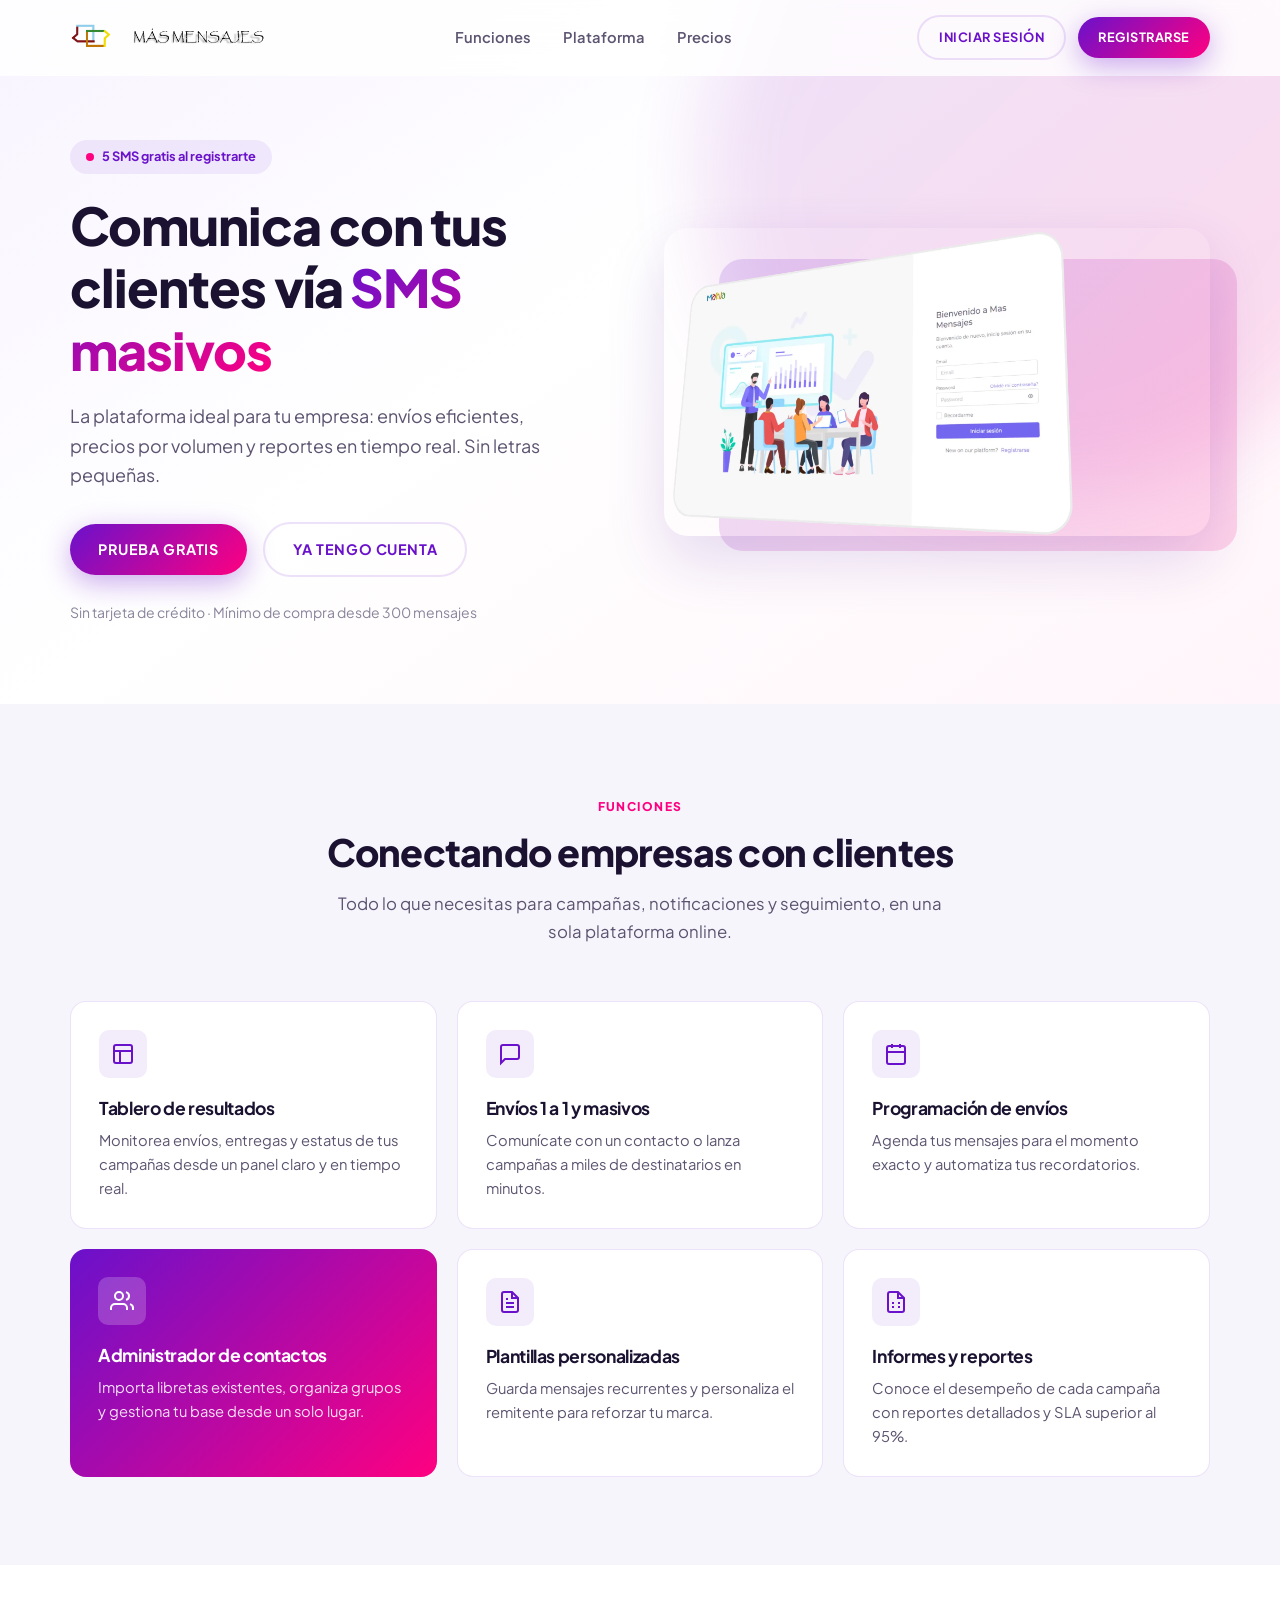
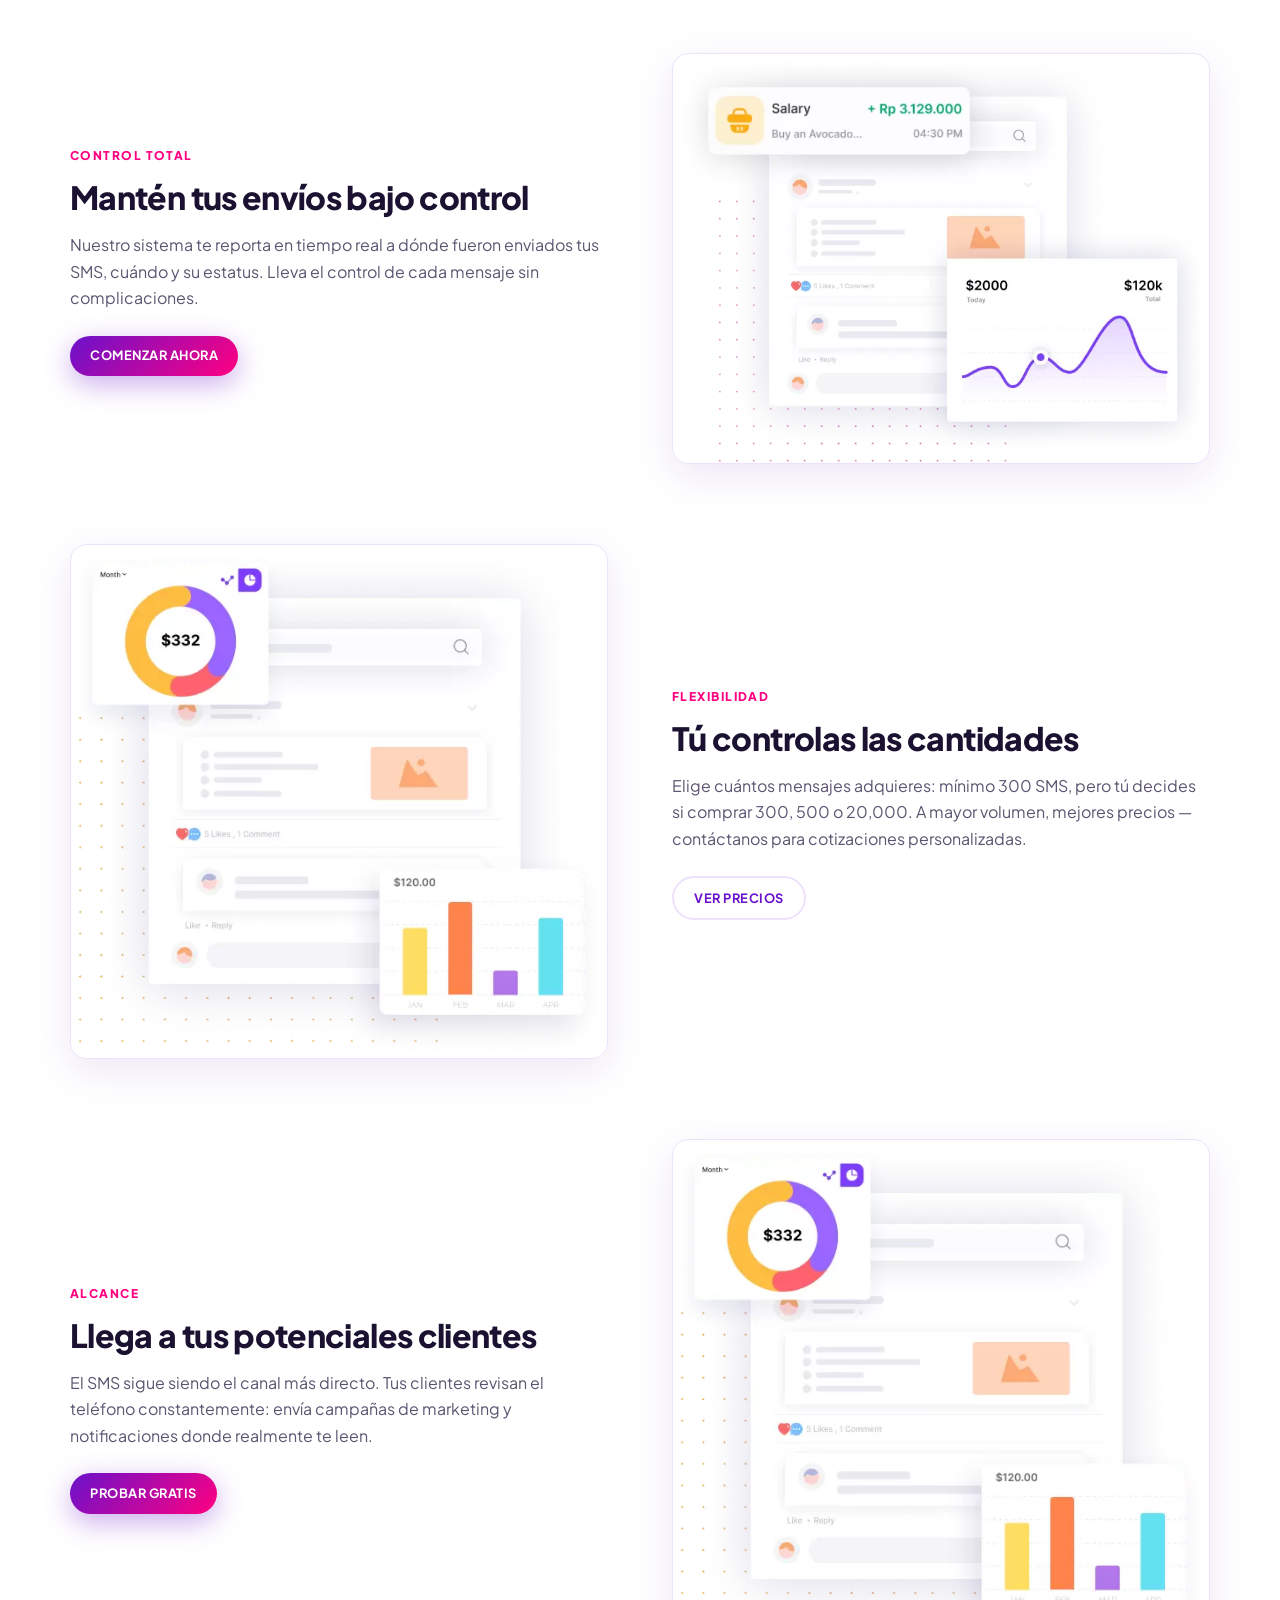
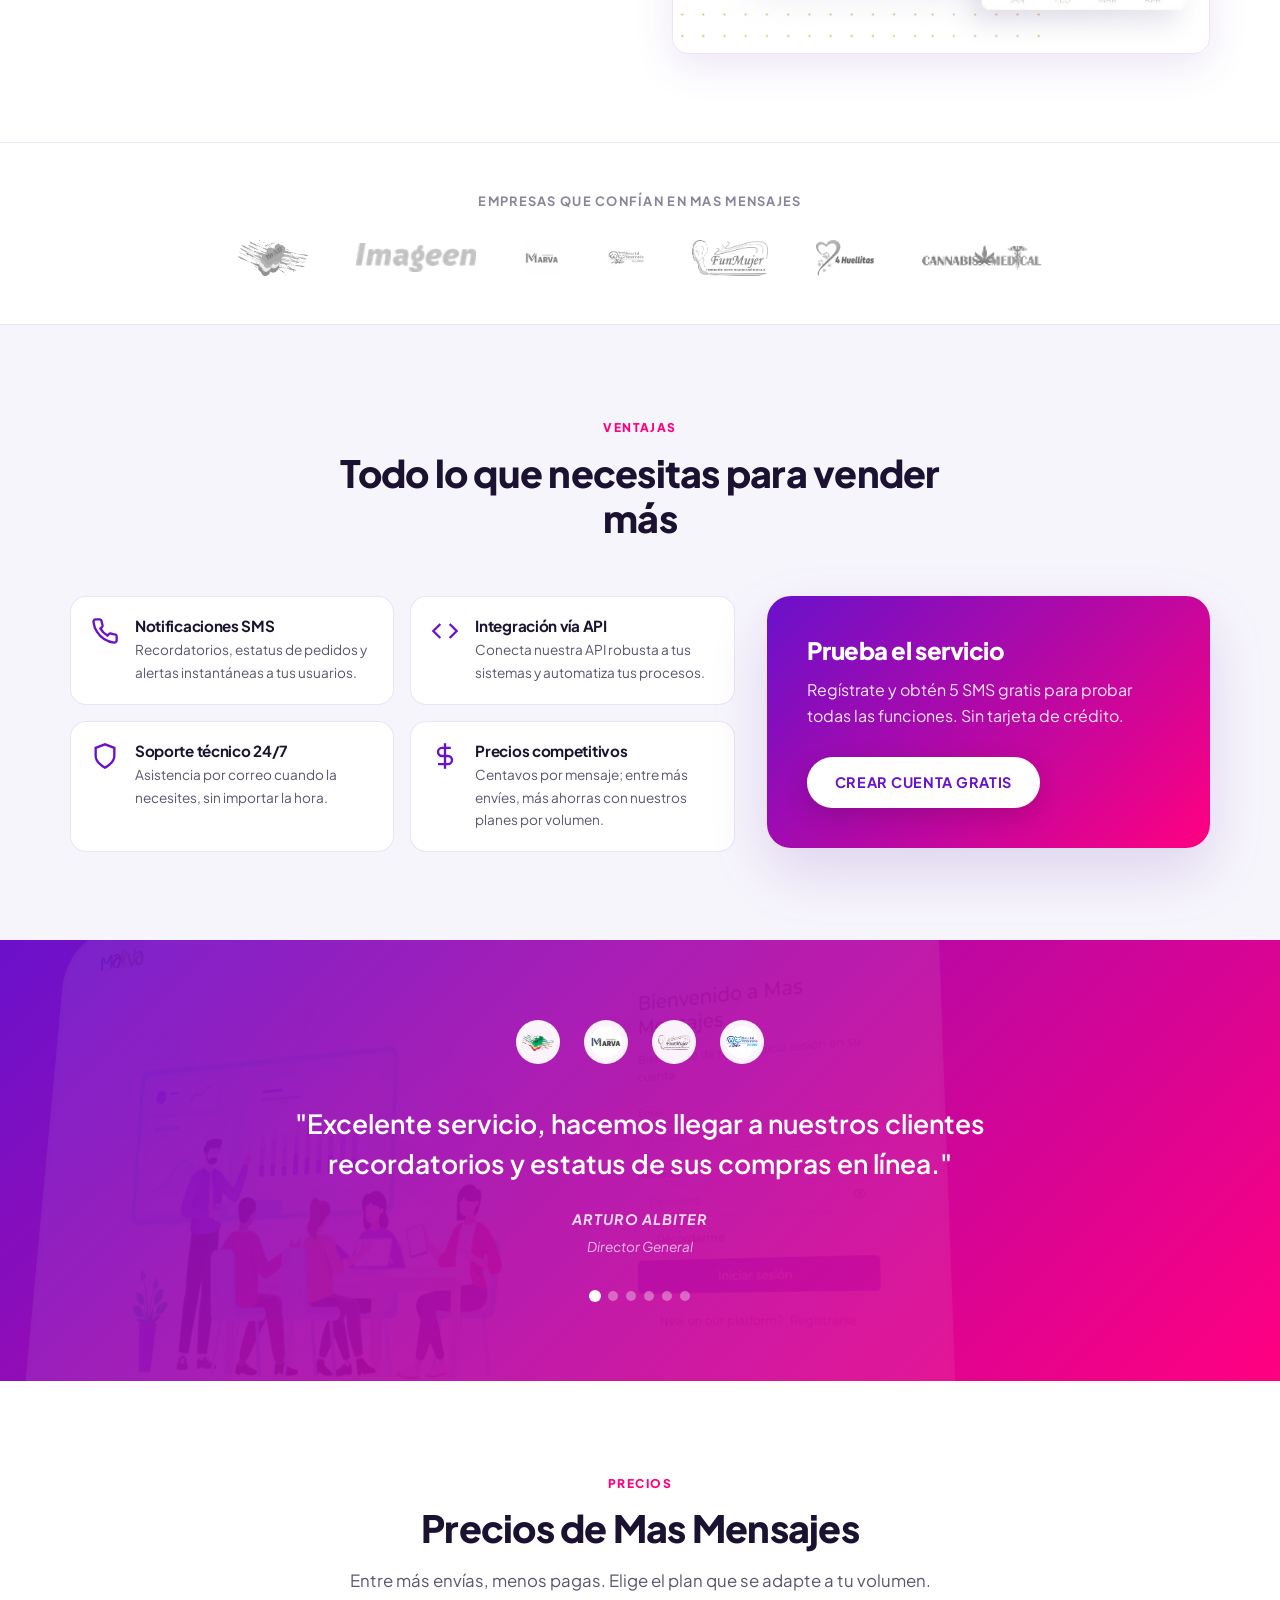
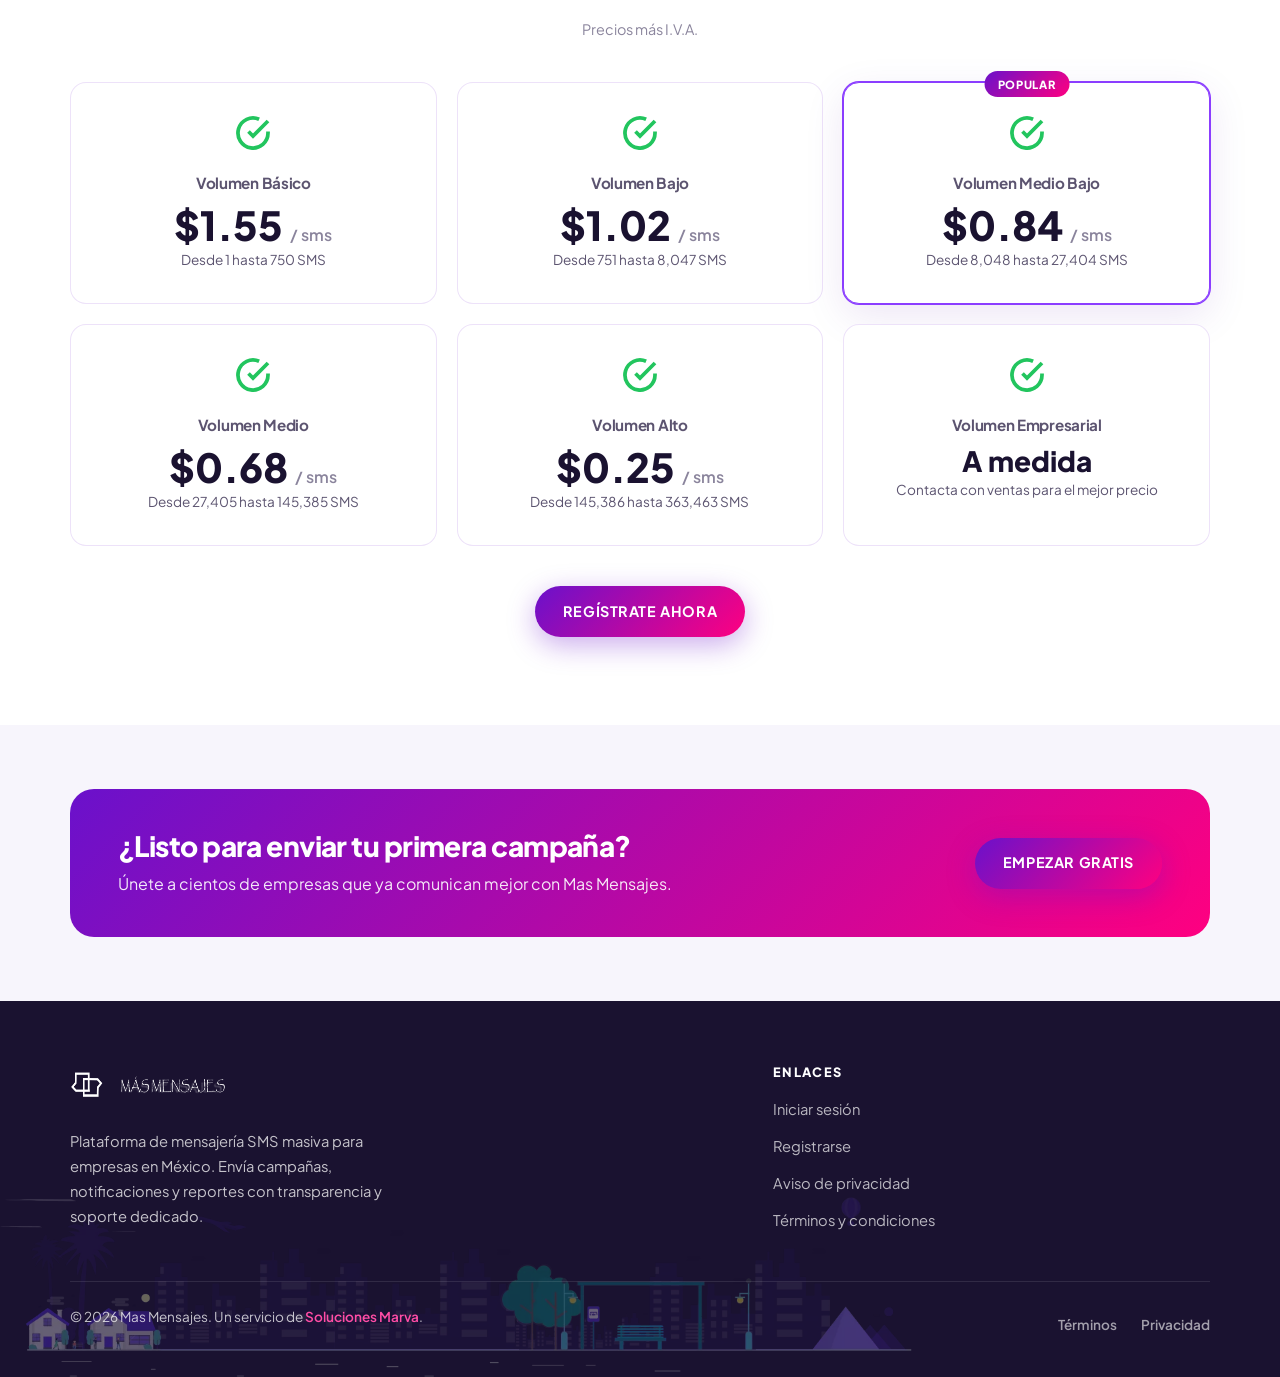
<file: index.html>
<!DOCTYPE html>
<html lang="es">
<head>
  <meta charset="UTF-8">
  <meta name="viewport" content="width=device-width, initial-scale=1.0">
  <meta name="description" content="Mas Mensajes — Plataforma de envío de SMS masivos en México. Eficiente, económico y con reportes en tiempo real. Prueba gratis con 5 SMS.">
  <title>Mas Mensajes | SMS masivos para tu empresa</title>
  <link rel="preconnect" href="https://fonts.googleapis.com">
  <link rel="preconnect" href="https://fonts.gstatic.com" crossorigin>
  <link href="https://fonts.googleapis.com/css2?family=Plus+Jakarta+Sans:wght@400;500;600;700;800&display=swap" rel="stylesheet">
  <link rel="stylesheet" href="css/styles.css">
  <link rel="icon" href="assets/images/brand/logo.webp" type="image/webp">
</head>
<body>
  <header class="site-header" id="header">
    <div class="container header-inner">
      <a href="index.html" class="logo" aria-label="Mas Mensajes — Inicio">
        <img src="assets/images/brand/logo.webp" alt="Mas Mensajes" width="160" height="40">
      </a>
      <nav class="nav-desktop" aria-label="Principal">
        <a href="#funciones">Funciones</a>
        <a href="#plataforma">Plataforma</a>
        <a href="#precios">Precios</a>
      </nav>
      <div class="nav-actions">
        <a href="https://app.mas-mensajes.com/login" class="btn btn-outline btn-sm">Iniciar sesión</a>
        <a href="https://app.mas-mensajes.com/register" class="btn btn-primary btn-sm">Registrarse</a>
      </div>
      <button class="menu-toggle" id="menuToggle" aria-label="Abrir menú" aria-expanded="false">
        <span></span><span></span><span></span>
      </button>
    </div>
    <nav class="nav-mobile" id="navMobile" aria-label="Menú móvil">
      <a href="#funciones">Funciones</a>
      <a href="#plataforma">Plataforma</a>
      <a href="#precios">Precios</a>
      <a href="https://app.mas-mensajes.com/login">Iniciar sesión</a>
      <a href="https://app.mas-mensajes.com/register" class="btn btn-primary">Registrarse</a>
    </nav>
  </header>

  <main>
    <section class="hero" id="inicio">
      <div class="container hero-grid">
        <div class="hero-content">
          <span class="hero-badge">5 SMS gratis al registrarte</span>
          <h1>Comunica con tus clientes vía <span>SMS masivos</span></h1>
          <p class="hero-lead">
            La plataforma ideal para tu empresa: envíos eficientes, precios por volumen y reportes en tiempo real. Sin letras pequeñas.
          </p>
          <div class="hero-cta">
            <a href="https://app.mas-mensajes.com/register" class="btn btn-primary">Prueba gratis</a>
            <a href="https://app.mas-mensajes.com/login" class="btn btn-outline">Ya tengo cuenta</a>
          </div>
          <p class="hero-note">Sin tarjeta de crédito · Mínimo de compra desde 300 mensajes</p>
        </div>
        <div class="hero-visual">
          <img src="assets/images/decor/hero-bg.webp" alt="Plataforma Mas Mensajes para envío de SMS masivos" width="640" height="480" loading="eager">
        </div>
      </div>
    </section>

    <section class="section features" id="funciones">
      <div class="container">
        <header class="section-header">
          <span class="section-label">Funciones</span>
          <h2 class="section-title">Conectando empresas con clientes</h2>
          <p class="section-desc">Todo lo que necesitas para campañas, notificaciones y seguimiento, en una sola plataforma online.</p>
        </header>
        <div class="features-grid">
          <article class="feature-card">
            <div class="feature-icon" aria-hidden="true">
              <svg viewBox="0 0 24 24" fill="none" stroke="currentColor" stroke-width="2"><rect x="3" y="3" width="18" height="18" rx="2"/><path d="M3 9h18M9 21V9"/></svg>
            </div>
            <h3>Tablero de resultados</h3>
            <p>Monitorea envíos, entregas y estatus de tus campañas desde un panel claro y en tiempo real.</p>
          </article>
          <article class="feature-card">
            <div class="feature-icon" aria-hidden="true">
              <svg viewBox="0 0 24 24" fill="none" stroke="currentColor" stroke-width="2"><path d="M21 15a2 2 0 0 1-2 2H7l-4 4V5a2 2 0 0 1 2-2h14a2 2 0 0 1 2 2z"/></svg>
            </div>
            <h3>Envíos 1 a 1 y masivos</h3>
            <p>Comunícate con un contacto o lanza campañas a miles de destinatarios en minutos.</p>
          </article>
          <article class="feature-card">
            <div class="feature-icon" aria-hidden="true">
              <svg viewBox="0 0 24 24" fill="none" stroke="currentColor" stroke-width="2"><rect x="3" y="4" width="18" height="18" rx="2"/><path d="M16 2v4M8 2v4M3 10h18"/></svg>
            </div>
            <h3>Programación de envíos</h3>
            <p>Agenda tus mensajes para el momento exacto y automatiza tus recordatorios.</p>
          </article>
          <article class="feature-card featured">
            <div class="feature-icon" aria-hidden="true">
              <svg viewBox="0 0 24 24" fill="none" stroke="currentColor" stroke-width="2"><path d="M17 21v-2a4 4 0 0 0-4-4H5a4 4 0 0 0-4 4v2"/><circle cx="9" cy="7" r="4"/><path d="M23 21v-2a4 4 0 0 0-3-3.87M16 3.13a4 4 0 0 1 0 7.75"/></svg>
            </div>
            <h3>Administrador de contactos</h3>
            <p>Importa libretas existentes, organiza grupos y gestiona tu base desde un solo lugar.</p>
          </article>
          <article class="feature-card">
            <div class="feature-icon" aria-hidden="true">
              <svg viewBox="0 0 24 24" fill="none" stroke="currentColor" stroke-width="2"><path d="M14 2H6a2 2 0 0 0-2 2v16a2 2 0 0 0 2 2h12a2 2 0 0 0 2-2V8z"/><path d="M14 2v6h6M16 13H8M16 17H8M10 9H8"/></svg>
            </div>
            <h3>Plantillas personalizadas</h3>
            <p>Guarda mensajes recurrentes y personaliza el remitente para reforzar tu marca.</p>
          </article>
          <article class="feature-card">
            <div class="feature-icon" aria-hidden="true">
              <svg viewBox="0 0 24 24" fill="none" stroke="currentColor" stroke-width="2"><path d="M14 2H6a2 2 0 0 0-2 2v16a2 2 0 0 0 2 2h12a2 2 0 0 0 2-2V8z"/><path d="M14 2v6h6M8 13h2M8 17h2M14 13h2M14 17h2"/></svg>
            </div>
            <h3>Informes y reportes</h3>
            <p>Conoce el desempeño de cada campaña con reportes detallados y SLA superior al 95%.</p>
          </article>
        </div>
      </div>
    </section>

    <section class="section" id="plataforma">
      <div class="container">
        <div class="showcase">
          <div class="showcase-content">
            <span class="section-label">Control total</span>
            <h2>Mantén tus envíos bajo control</h2>
            <p>Nuestro sistema te reporta en tiempo real a dónde fueron enviados tus SMS, cuándo y su estatus. Lleva el control de cada mensaje sin complicaciones.</p>
            <a href="https://app.mas-mensajes.com/register" class="btn btn-primary btn-sm">Comenzar ahora</a>
          </div>
          <div class="showcase-media">
            <img src="assets/images/screens/dashboard-control.webp" alt="Dashboard de envíos y estadísticas" width="560" height="400" loading="lazy">
          </div>
        </div>

        <div class="showcase reverse">
          <div class="showcase-content">
            <span class="section-label">Flexibilidad</span>
            <h2>Tú controlas las cantidades</h2>
            <p>Elige cuántos mensajes adquieres: mínimo 300 SMS, pero tú decides si comprar 300, 500 o 20,000. A mayor volumen, mejores precios — contáctanos para cotizaciones personalizadas.</p>
            <a href="#precios" class="btn btn-outline btn-sm">Ver precios</a>
          </div>
          <div class="showcase-media">
            <img src="assets/images/screens/dashboard-analytics.webp" alt="Gráficas y volúmenes de mensajes" width="560" height="400" loading="lazy">
          </div>
        </div>

        <div class="showcase">
          <div class="showcase-content">
            <span class="section-label">Alcance</span>
            <h2>Llega a tus potenciales clientes</h2>
            <p>El SMS sigue siendo el canal más directo. Tus clientes revisan el teléfono constantemente: envía campañas de marketing y notificaciones donde realmente te leen.</p>
            <a href="https://app.mas-mensajes.com/register" class="btn btn-primary btn-sm">Probar gratis</a>
          </div>
          <div class="showcase-media">
            <img src="assets/images/screens/dashboard-analytics.webp" alt="Rendimiento de campañas SMS" width="560" height="400" loading="lazy">
          </div>
        </div>
      </div>
    </section>

    <section class="clients-strip" aria-label="Empresas que confían en nosotros">
      <div class="container">
        <p>Empresas que confían en Mas Mensajes</p>
        <div class="clients-logos">
          <img src="assets/images/clients/logo1mag.webp" alt="Cliente" loading="lazy">
          <img src="assets/images/clients/logo_1521225262349_6a8cb4.webp" alt="Cliente" loading="lazy">
          <img src="assets/images/clients/57071015_2241170026122061_4071403347616202752_n.webp" alt="Cliente" loading="lazy">
          <img src="assets/images/clients/78505833_1480319325449759_4541672145922555904_n.webp" alt="Cliente" loading="lazy">
          <img src="assets/images/clients/FUNMUJER-1024x482-1.webp" alt="Cliente" loading="lazy">
          <img src="assets/images/clients/4huellitas.webp" alt="Cliente" loading="lazy">
          <img src="assets/images/clients/Cannabis.webp" alt="Cliente" loading="lazy">
        </div>
      </div>
    </section>

    <section class="section benefits-section">
      <div class="container">
        <header class="section-header">
          <span class="section-label">Ventajas</span>
          <h2 class="section-title">Todo lo que necesitas para vender más</h2>
        </header>
        <div class="benefits-layout">
          <div class="benefits-grid">
            <article class="benefit-item">
              <svg viewBox="0 0 24 24" fill="none" stroke="currentColor" stroke-width="2" aria-hidden="true"><path d="M22 16.92v3a2 2 0 0 1-2.18 2 19.79 19.79 0 0 1-8.63-3.07 19.5 19.5 0 0 1-6-6 19.79 19.79 0 0 1-3.07-8.67A2 2 0 0 1 4.11 2h3a2 2 0 0 1 2 1.72c.127.96.361 1.903.7 2.81a2 2 0 0 1-.45 2.11L8.09 9.91a16 16 0 0 0 6 6l1.27-1.27a2 2 0 0 1 2.11-.45c.907.339 1.85.573 2.81.7A2 2 0 0 1 22 16.92z"/></svg>
              <div>
                <h4>Notificaciones SMS</h4>
                <p>Recordatorios, estatus de pedidos y alertas instantáneas a tus usuarios.</p>
              </div>
            </article>
            <article class="benefit-item">
              <svg viewBox="0 0 24 24" fill="none" stroke="currentColor" stroke-width="2" aria-hidden="true"><polyline points="16 18 22 12 16 6"/><polyline points="8 6 2 12 8 18"/></svg>
              <div>
                <h4>Integración vía API</h4>
                <p>Conecta nuestra API robusta a tus sistemas y automatiza tus procesos.</p>
              </div>
            </article>
            <article class="benefit-item">
              <svg viewBox="0 0 24 24" fill="none" stroke="currentColor" stroke-width="2" aria-hidden="true"><path d="M12 22s8-4 8-10V5l-8-3-8 3v7c0 6 8 10 8 10z"/></svg>
              <div>
                <h4>Soporte técnico 24/7</h4>
                <p>Asistencia por correo cuando la necesites, sin importar la hora.</p>
              </div>
            </article>
            <article class="benefit-item">
              <svg viewBox="0 0 24 24" fill="none" stroke="currentColor" stroke-width="2" aria-hidden="true"><line x1="12" y1="1" x2="12" y2="23"/><path d="M17 5H9.5a3.5 3.5 0 0 0 0 7h5a3.5 3.5 0 0 1 0 7H6"/></svg>
              <div>
                <h4>Precios competitivos</h4>
                <p>Centavos por mensaje; entre más envíes, más ahorras con nuestros planes por volumen.</p>
              </div>
            </article>
          </div>
          <aside class="trial-card">
            <h3>Prueba el servicio</h3>
            <p>Regístrate y obtén 5 SMS gratis para probar todas las funciones. Sin tarjeta de crédito.</p>
            <a href="https://app.mas-mensajes.com/register" class="btn btn-primary">Crear cuenta gratis</a>
          </aside>
        </div>
      </div>
    </section>

    <section class="testimonials" aria-label="Testimonios">
      <div class="container">
        <div class="testimonial-logos">
          <img src="assets/images/clients/logo1mag.webp" alt="" loading="lazy">
          <img src="assets/images/clients/57071015_2241170026122061_4071403347616202752_n.webp" alt="" loading="lazy">
          <img src="assets/images/clients/FUNMUJER-1024x482-1.webp" alt="" loading="lazy">
          <img src="assets/images/clients/78505833_1480319325449759_4541672145922555904_n.webp" alt="" loading="lazy">
        </div>
        <div class="testimonial-slider" id="testimonialSlider">
          <blockquote class="testimonial-quote" id="testimonialQuote"></blockquote>
          <cite>
            <div class="testimonial-author" id="testimonialAuthor"></div>
            <div class="testimonial-role" id="testimonialRole"></div>
          </cite>
          <div class="testimonial-dots" id="testimonialDots" role="tablist" aria-label="Testimonios"></div>
        </div>
      </div>
    </section>

    <section class="section pricing" id="precios">
      <div class="container">
        <header class="section-header">
          <span class="section-label">Precios</span>
          <h2 class="section-title">Precios de Mas Mensajes</h2>
          <p class="section-desc">Entre más envías, menos pagas. Elige el plan que se adapte a tu volumen.</p>
        </header>
        <p class="pricing-note">Precios más I.V.A.</p>
        <div class="pricing-grid">
          <article class="price-card">
            <svg class="price-check" viewBox="0 0 24 24" fill="none" stroke="currentColor" stroke-width="2.5" aria-hidden="true"><path d="M22 11.08V12a10 10 0 1 1-5.93-9.14"/><polyline points="22 4 12 14.01 9 11.01"/></svg>
            <h3>Volumen Básico</h3>
            <p class="price-amount">$1.55 <span>/ sms</span></p>
            <p class="price-volume">Desde 1 hasta 750 SMS</p>
          </article>
          <article class="price-card">
            <svg class="price-check" viewBox="0 0 24 24" fill="none" stroke="currentColor" stroke-width="2.5" aria-hidden="true"><path d="M22 11.08V12a10 10 0 1 1-5.93-9.14"/><polyline points="22 4 12 14.01 9 11.01"/></svg>
            <h3>Volumen Bajo</h3>
            <p class="price-amount">$1.02 <span>/ sms</span></p>
            <p class="price-volume">Desde 751 hasta 8,047 SMS</p>
          </article>
          <article class="price-card highlight">
            <svg class="price-check" viewBox="0 0 24 24" fill="none" stroke="currentColor" stroke-width="2.5" aria-hidden="true"><path d="M22 11.08V12a10 10 0 1 1-5.93-9.14"/><polyline points="22 4 12 14.01 9 11.01"/></svg>
            <h3>Volumen Medio Bajo</h3>
            <p class="price-amount">$0.84 <span>/ sms</span></p>
            <p class="price-volume">Desde 8,048 hasta 27,404 SMS</p>
          </article>
          <article class="price-card">
            <svg class="price-check" viewBox="0 0 24 24" fill="none" stroke="currentColor" stroke-width="2.5" aria-hidden="true"><path d="M22 11.08V12a10 10 0 1 1-5.93-9.14"/><polyline points="22 4 12 14.01 9 11.01"/></svg>
            <h3>Volumen Medio</h3>
            <p class="price-amount">$0.68 <span>/ sms</span></p>
            <p class="price-volume">Desde 27,405 hasta 145,385 SMS</p>
          </article>
          <article class="price-card">
            <svg class="price-check" viewBox="0 0 24 24" fill="none" stroke="currentColor" stroke-width="2.5" aria-hidden="true"><path d="M22 11.08V12a10 10 0 1 1-5.93-9.14"/><polyline points="22 4 12 14.01 9 11.01"/></svg>
            <h3>Volumen Alto</h3>
            <p class="price-amount">$0.25 <span>/ sms</span></p>
            <p class="price-volume">Desde 145,386 hasta 363,463 SMS</p>
          </article>
          <article class="price-card enterprise">
            <svg class="price-check" viewBox="0 0 24 24" fill="none" stroke="currentColor" stroke-width="2.5" aria-hidden="true"><path d="M22 11.08V12a10 10 0 1 1-5.93-9.14"/><polyline points="22 4 12 14.01 9 11.01"/></svg>
            <h3>Volumen Empresarial</h3>
            <p class="price-amount">A medida</p>
            <p class="price-volume">Contacta con ventas para el mejor precio</p>
          </article>
        </div>
        <div class="pricing-cta">
          <a href="https://app.mas-mensajes.com/register" class="btn btn-primary">Regístrate ahora</a>
        </div>
      </div>
    </section>

    <section class="cta-band">
      <div class="container">
        <div class="cta-band-inner">
          <div>
            <h2>¿Listo para enviar tu primera campaña?</h2>
            <p>Únete a cientos de empresas que ya comunican mejor con Mas Mensajes.</p>
          </div>
          <a href="https://app.mas-mensajes.com/register" class="btn btn-primary">Empezar gratis</a>
        </div>
      </div>
    </section>
  </main>

  <footer class="site-footer">
    <img src="assets/images/decor/footer-cityscape.webp" alt="" class="footer-cityscape" aria-hidden="true" loading="lazy">
    <div class="container footer-grid">
      <div class="footer-brand">
        <img src="assets/images/brand/logo-dark.png" alt="Mas Mensajes" width="160" height="44">
        <p>Plataforma de mensajería SMS masiva para empresas en México. Envía campañas, notificaciones y reportes con transparencia y soporte dedicado.</p>
      </div>
      <div class="footer-links">
        <h4>Enlaces</h4>
        <ul>
          <li><a href="https://app.mas-mensajes.com/login">Iniciar sesión</a></li>
          <li><a href="https://app.mas-mensajes.com/register">Registrarse</a></li>
          <li><a href="aviso-de-privacidad.html">Aviso de privacidad</a></li>
          <li><a href="terminos-y-condiciones.html">Términos y condiciones</a></li>
        </ul>
      </div>
    </div>
    <div class="container footer-bottom">
      <p>© <span id="year"></span> Mas Mensajes. Un servicio de <a href="https://www.solucionesmarva.com" target="_blank" rel="noopener noreferrer">Soluciones Marva</a>.</p>
      <nav class="footer-legal" aria-label="Legal">
        <a href="terminos-y-condiciones.html">Términos</a>
        <a href="aviso-de-privacidad.html">Privacidad</a>
      </nav>
    </div>
  </footer>

  <script src="js/main.js"></script>
</body>
</html>
</file>
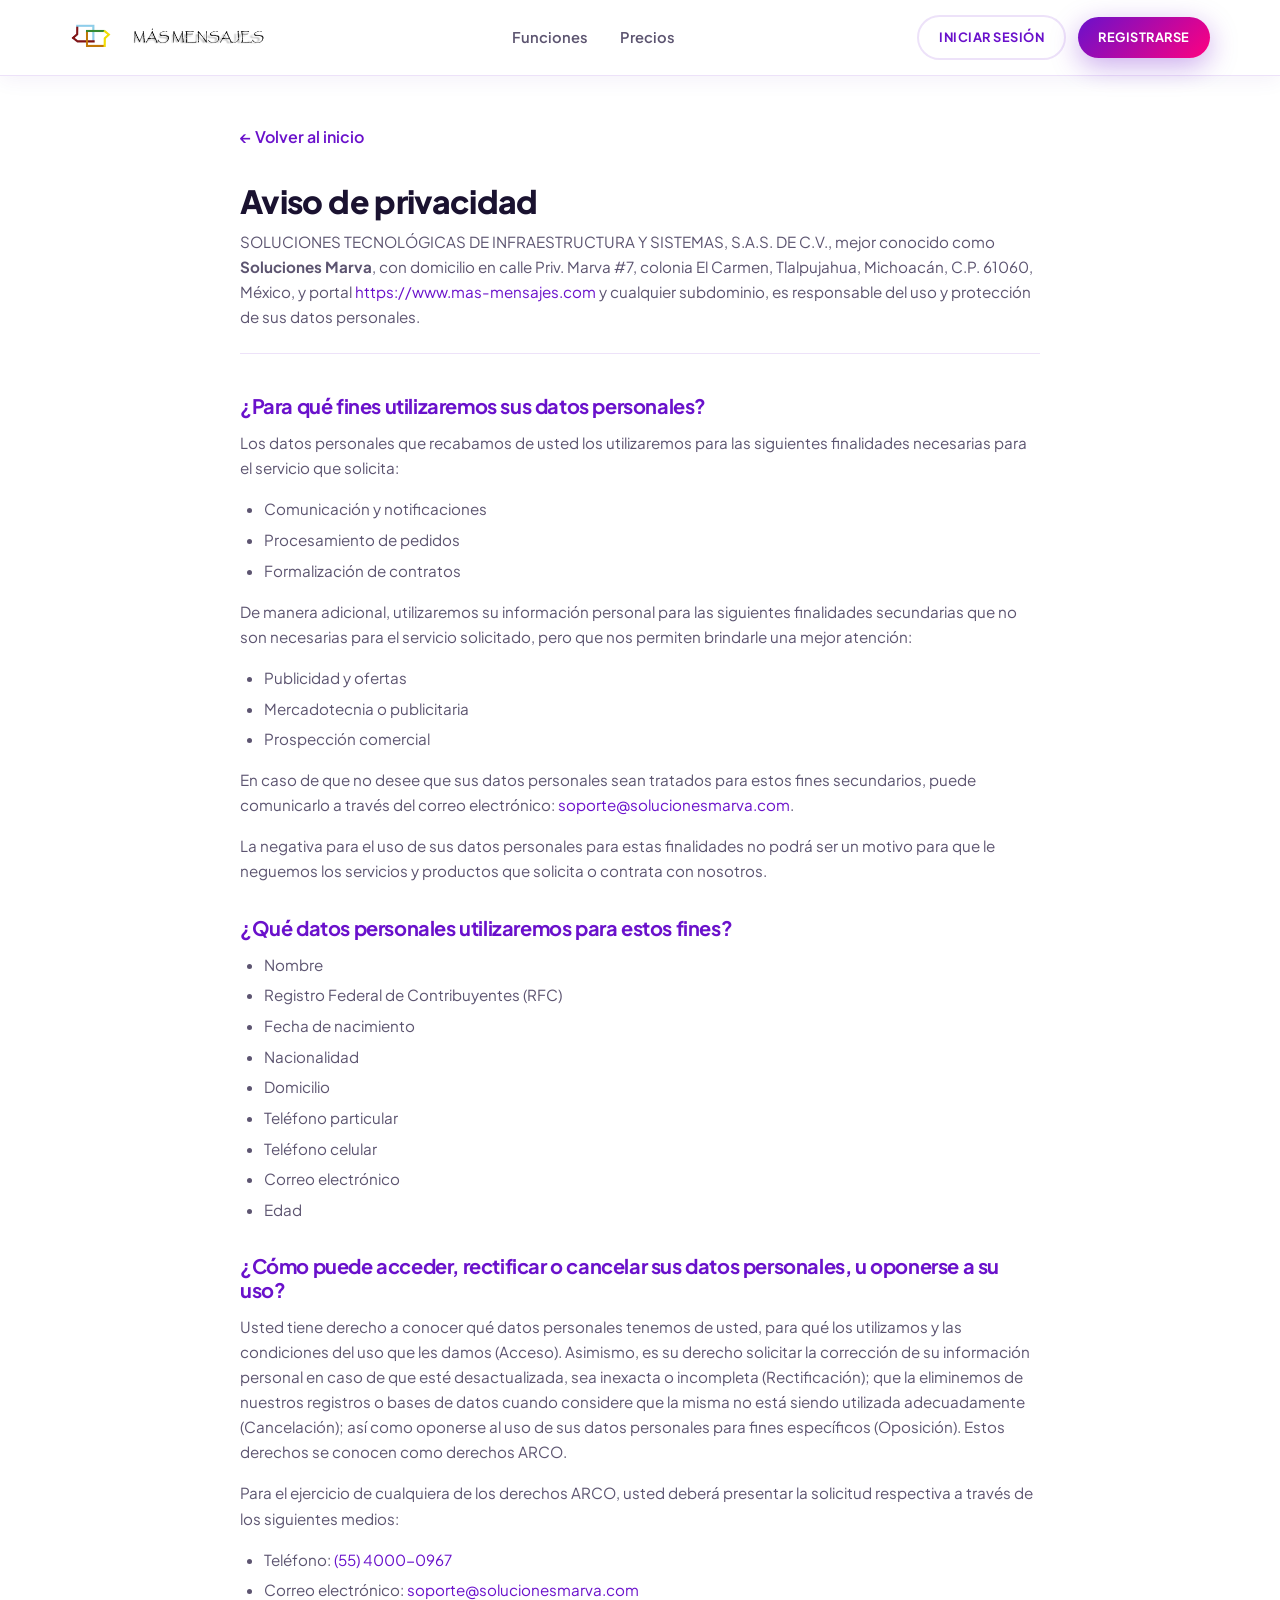
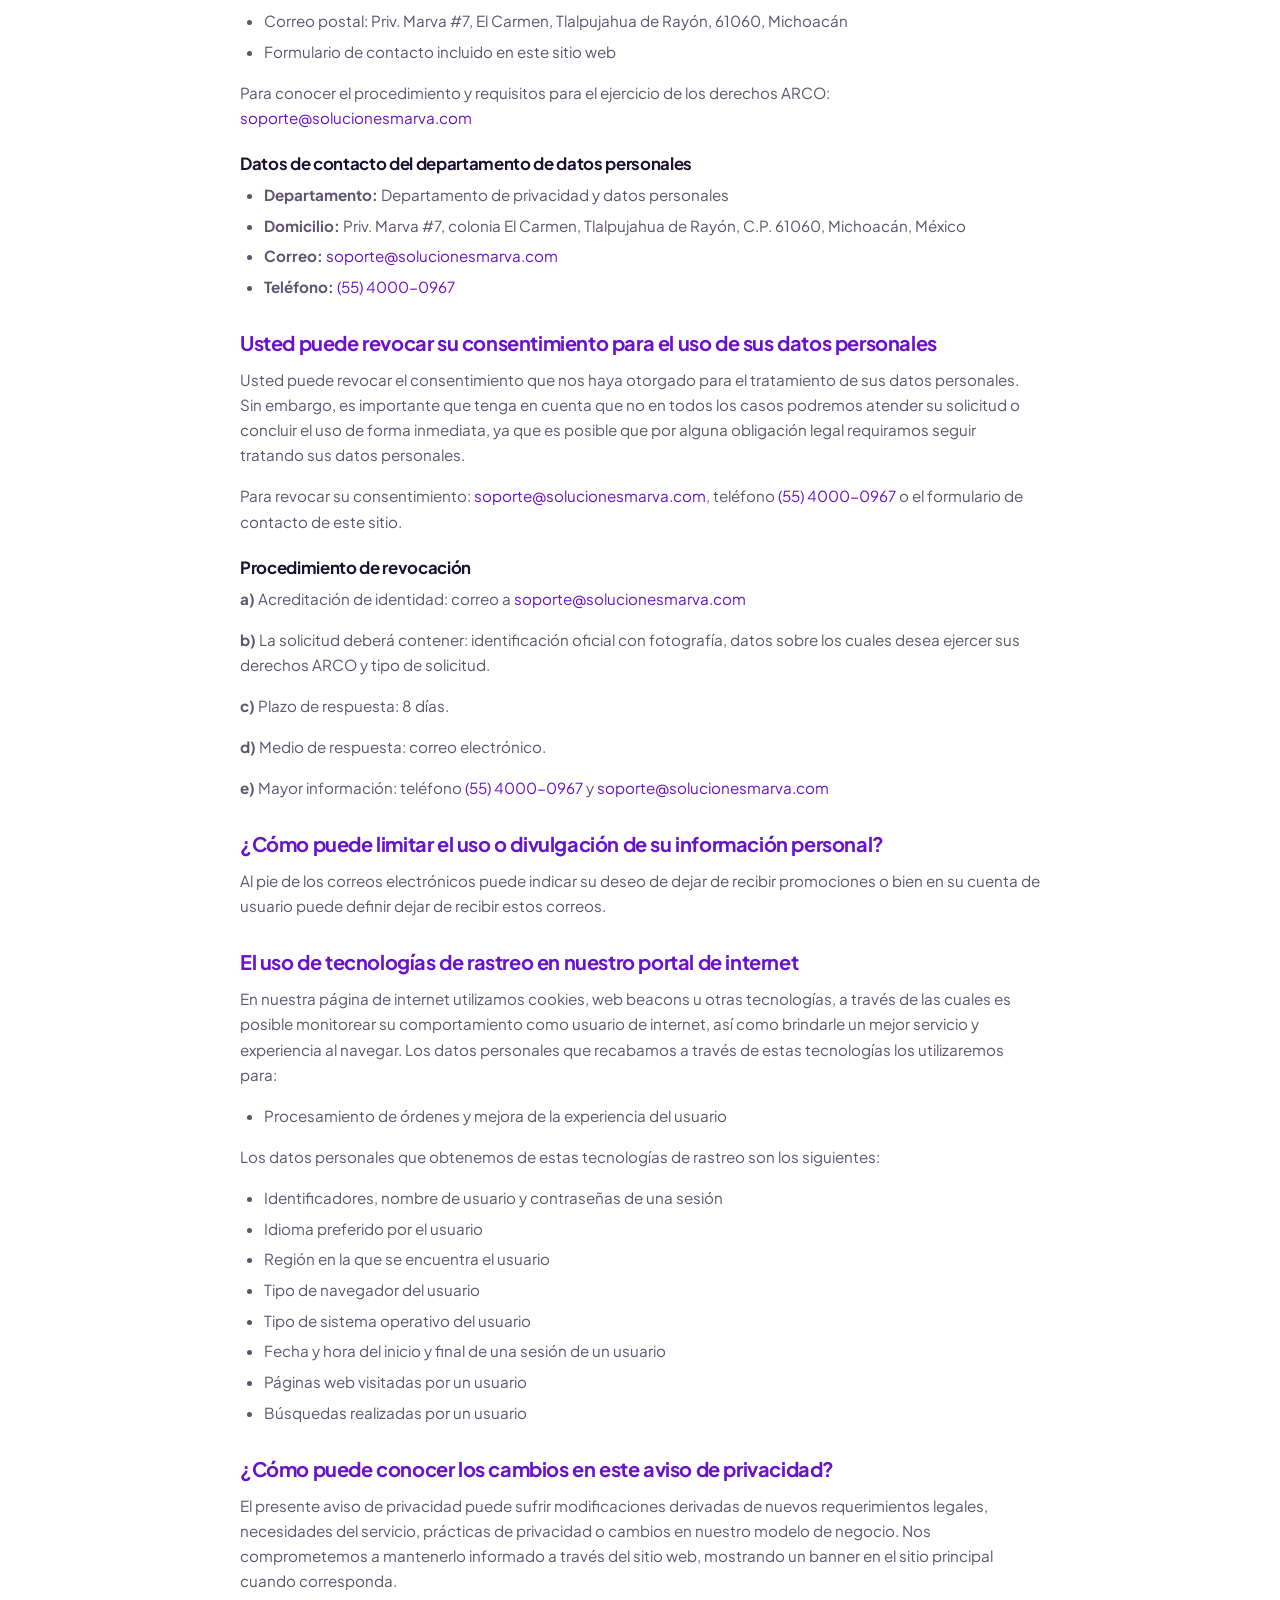
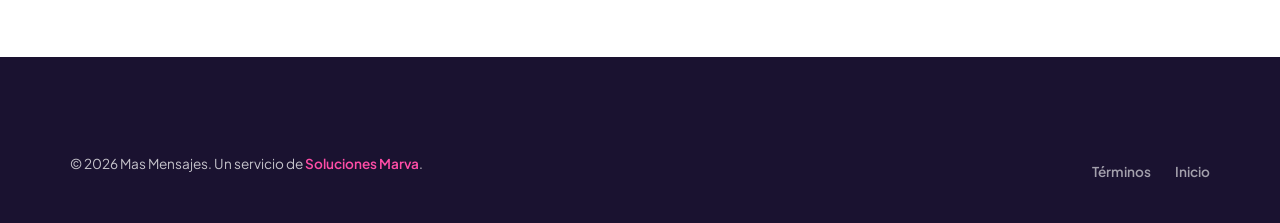
<file: aviso-de-privacidad.html>
<!DOCTYPE html>
<html lang="es">
<head>
  <meta charset="UTF-8">
  <meta name="viewport" content="width=device-width, initial-scale=1.0">
  <meta name="description" content="Aviso de privacidad de Mas Mensajes — Soluciones Marva.">
  <title>Aviso de privacidad | Mas Mensajes</title>
  <link rel="preconnect" href="https://fonts.googleapis.com">
  <link rel="preconnect" href="https://fonts.gstatic.com" crossorigin>
  <link href="https://fonts.googleapis.com/css2?family=Plus+Jakarta+Sans:wght@400;500;600;700;800&display=swap" rel="stylesheet">
  <link rel="stylesheet" href="css/styles.css">
  <link rel="icon" href="assets/images/brand/logo.webp" type="image/webp">
</head>
<body>
  <header class="site-header is-scrolled">
    <div class="container header-inner">
      <a href="index.html" class="logo">
        <img src="assets/images/brand/logo.webp" alt="Mas Mensajes" width="160" height="40">
      </a>
      <nav class="nav-desktop">
        <a href="index.html#funciones">Funciones</a>
        <a href="index.html#precios">Precios</a>
      </nav>
      <div class="nav-actions">
        <a href="https://app.mas-mensajes.com/login" class="btn btn-outline btn-sm">Iniciar sesión</a>
        <a href="https://app.mas-mensajes.com/register" class="btn btn-primary btn-sm">Registrarse</a>
      </div>
    </div>
  </header>

  <main class="legal-page">
    <article class="container">
      <a href="index.html" class="legal-back">← Volver al inicio</a>
      <h1>Aviso de privacidad</h1>
      <p class="legal-meta">
        SOLUCIONES TECNOLÓGICAS DE INFRAESTRUCTURA Y SISTEMAS, S.A.S. DE C.V., mejor conocido como <strong>Soluciones Marva</strong>,
        con domicilio en calle Priv. Marva #7, colonia El Carmen, Tlalpujahua, Michoacán, C.P. 61060, México, y portal
        <a href="https://www.mas-mensajes.com">https://www.mas-mensajes.com</a> y cualquier subdominio, es responsable del uso y protección de sus datos personales.
      </p>

      <h2>¿Para qué fines utilizaremos sus datos personales?</h2>
      <p>Los datos personales que recabamos de usted los utilizaremos para las siguientes finalidades necesarias para el servicio que solicita:</p>
      <ul>
        <li>Comunicación y notificaciones</li>
        <li>Procesamiento de pedidos</li>
        <li>Formalización de contratos</li>
      </ul>
      <p>De manera adicional, utilizaremos su información personal para las siguientes finalidades secundarias que no son necesarias para el servicio solicitado, pero que nos permiten brindarle una mejor atención:</p>
      <ul>
        <li>Publicidad y ofertas</li>
        <li>Mercadotecnia o publicitaria</li>
        <li>Prospección comercial</li>
      </ul>
      <p>En caso de que no desee que sus datos personales sean tratados para estos fines secundarios, puede comunicarlo a través del correo electrónico: <a href="mailto:soporte@solucionesmarva.com">soporte@solucionesmarva.com</a>.</p>
      <p>La negativa para el uso de sus datos personales para estas finalidades no podrá ser un motivo para que le neguemos los servicios y productos que solicita o contrata con nosotros.</p>

      <h2>¿Qué datos personales utilizaremos para estos fines?</h2>
      <ul>
        <li>Nombre</li>
        <li>Registro Federal de Contribuyentes (RFC)</li>
        <li>Fecha de nacimiento</li>
        <li>Nacionalidad</li>
        <li>Domicilio</li>
        <li>Teléfono particular</li>
        <li>Teléfono celular</li>
        <li>Correo electrónico</li>
        <li>Edad</li>
      </ul>

      <h2>¿Cómo puede acceder, rectificar o cancelar sus datos personales, u oponerse a su uso?</h2>
      <p>Usted tiene derecho a conocer qué datos personales tenemos de usted, para qué los utilizamos y las condiciones del uso que les damos (Acceso). Asimismo, es su derecho solicitar la corrección de su información personal en caso de que esté desactualizada, sea inexacta o incompleta (Rectificación); que la eliminemos de nuestros registros o bases de datos cuando considere que la misma no está siendo utilizada adecuadamente (Cancelación); así como oponerse al uso de sus datos personales para fines específicos (Oposición). Estos derechos se conocen como derechos ARCO.</p>
      <p>Para el ejercicio de cualquiera de los derechos ARCO, usted deberá presentar la solicitud respectiva a través de los siguientes medios:</p>
      <ul>
        <li>Teléfono: <a href="tel:+525540000967">(55) 4000-0967</a></li>
        <li>Correo electrónico: <a href="mailto:soporte@solucionesmarva.com">soporte@solucionesmarva.com</a></li>
        <li>Correo postal: Priv. Marva #7, El Carmen, Tlalpujahua de Rayón, 61060, Michoacán</li>
        <li>Formulario de contacto incluido en este sitio web</li>
      </ul>
      <p>Para conocer el procedimiento y requisitos para el ejercicio de los derechos ARCO: <a href="mailto:soporte@solucionesmarva.com">soporte@solucionesmarva.com</a></p>

      <h3>Datos de contacto del departamento de datos personales</h3>
      <ul>
        <li><strong>Departamento:</strong> Departamento de privacidad y datos personales</li>
        <li><strong>Domicilio:</strong> Priv. Marva #7, colonia El Carmen, Tlalpujahua de Rayón, C.P. 61060, Michoacán, México</li>
        <li><strong>Correo:</strong> <a href="mailto:soporte@solucionesmarva.com">soporte@solucionesmarva.com</a></li>
        <li><strong>Teléfono:</strong> <a href="tel:+525540000967">(55) 4000-0967</a></li>
      </ul>

      <h2>Usted puede revocar su consentimiento para el uso de sus datos personales</h2>
      <p>Usted puede revocar el consentimiento que nos haya otorgado para el tratamiento de sus datos personales. Sin embargo, es importante que tenga en cuenta que no en todos los casos podremos atender su solicitud o concluir el uso de forma inmediata, ya que es posible que por alguna obligación legal requiramos seguir tratando sus datos personales.</p>
      <p>Para revocar su consentimiento: <a href="mailto:soporte@solucionesmarva.com">soporte@solucionesmarva.com</a>, teléfono <a href="tel:+525540000967">(55) 4000-0967</a> o el formulario de contacto de este sitio.</p>

      <h3>Procedimiento de revocación</h3>
      <p><strong>a)</strong> Acreditación de identidad: correo a <a href="mailto:soporte@solucionesmarva.com">soporte@solucionesmarva.com</a></p>
      <p><strong>b)</strong> La solicitud deberá contener: identificación oficial con fotografía, datos sobre los cuales desea ejercer sus derechos ARCO y tipo de solicitud.</p>
      <p><strong>c)</strong> Plazo de respuesta: 8 días.</p>
      <p><strong>d)</strong> Medio de respuesta: correo electrónico.</p>
      <p><strong>e)</strong> Mayor información: teléfono <a href="tel:+525540000967">(55) 4000-0967</a> y <a href="mailto:soporte@solucionesmarva.com">soporte@solucionesmarva.com</a></p>

      <h2>¿Cómo puede limitar el uso o divulgación de su información personal?</h2>
      <p>Al pie de los correos electrónicos puede indicar su deseo de dejar de recibir promociones o bien en su cuenta de usuario puede definir dejar de recibir estos correos.</p>

      <h2>El uso de tecnologías de rastreo en nuestro portal de internet</h2>
      <p>En nuestra página de internet utilizamos cookies, web beacons u otras tecnologías, a través de las cuales es posible monitorear su comportamiento como usuario de internet, así como brindarle un mejor servicio y experiencia al navegar. Los datos personales que recabamos a través de estas tecnologías los utilizaremos para:</p>
      <ul>
        <li>Procesamiento de órdenes y mejora de la experiencia del usuario</li>
      </ul>
      <p>Los datos personales que obtenemos de estas tecnologías de rastreo son los siguientes:</p>
      <ul>
        <li>Identificadores, nombre de usuario y contraseñas de una sesión</li>
        <li>Idioma preferido por el usuario</li>
        <li>Región en la que se encuentra el usuario</li>
        <li>Tipo de navegador del usuario</li>
        <li>Tipo de sistema operativo del usuario</li>
        <li>Fecha y hora del inicio y final de una sesión de un usuario</li>
        <li>Páginas web visitadas por un usuario</li>
        <li>Búsquedas realizadas por un usuario</li>
      </ul>

      <h2>¿Cómo puede conocer los cambios en este aviso de privacidad?</h2>
      <p>El presente aviso de privacidad puede sufrir modificaciones derivadas de nuevos requerimientos legales, necesidades del servicio, prácticas de privacidad o cambios en nuestro modelo de negocio. Nos comprometemos a mantenerlo informado a través del sitio web, mostrando un banner en el sitio principal cuando corresponda.</p>
    </article>
  </main>

  <footer class="site-footer">
    <div class="container footer-bottom" style="border-top: none; padding-top: 2rem;">
      <p>© <span id="year"></span> Mas Mensajes. Un servicio de <a href="https://www.solucionesmarva.com" target="_blank" rel="noopener noreferrer">Soluciones Marva</a>.</p>
      <nav class="footer-legal">
        <a href="terminos-y-condiciones.html">Términos</a>
        <a href="index.html">Inicio</a>
      </nav>
    </div>
  </footer>
  <script src="js/main.js"></script>
</body>
</html>
</file>
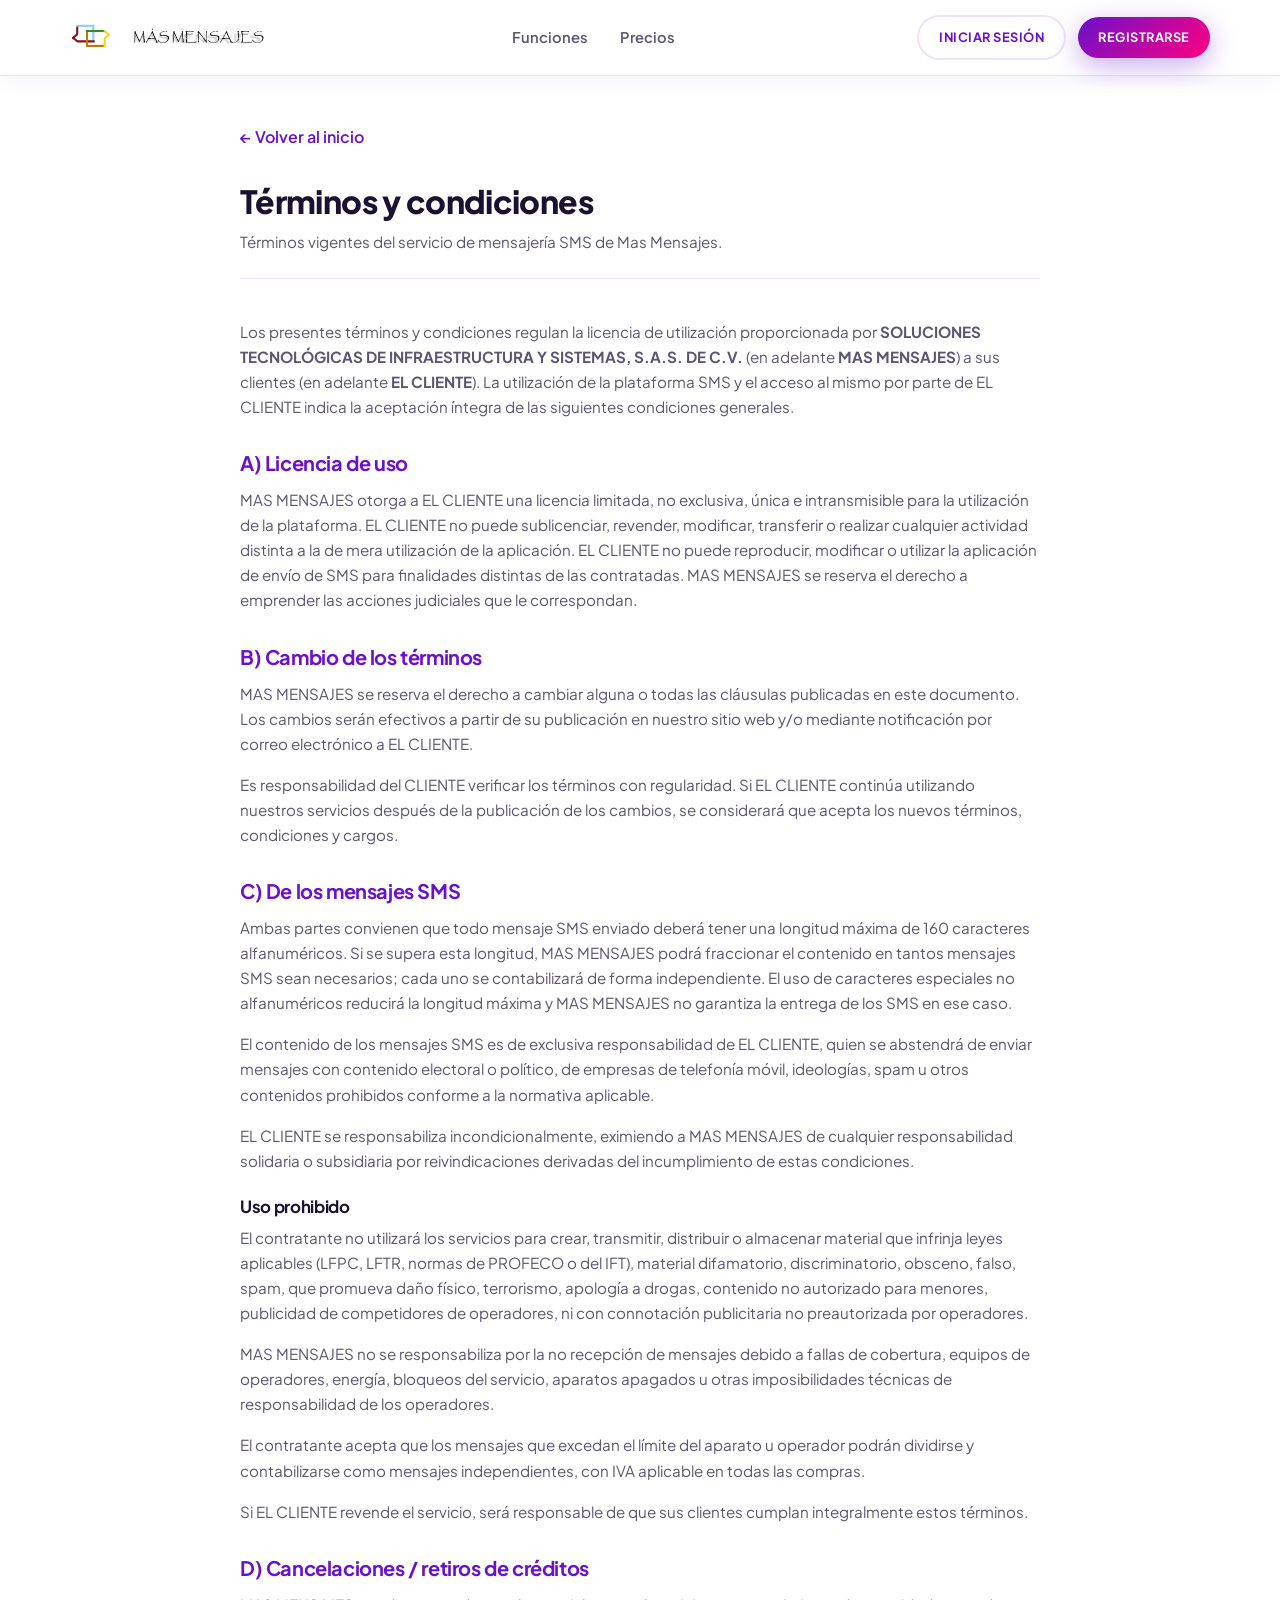
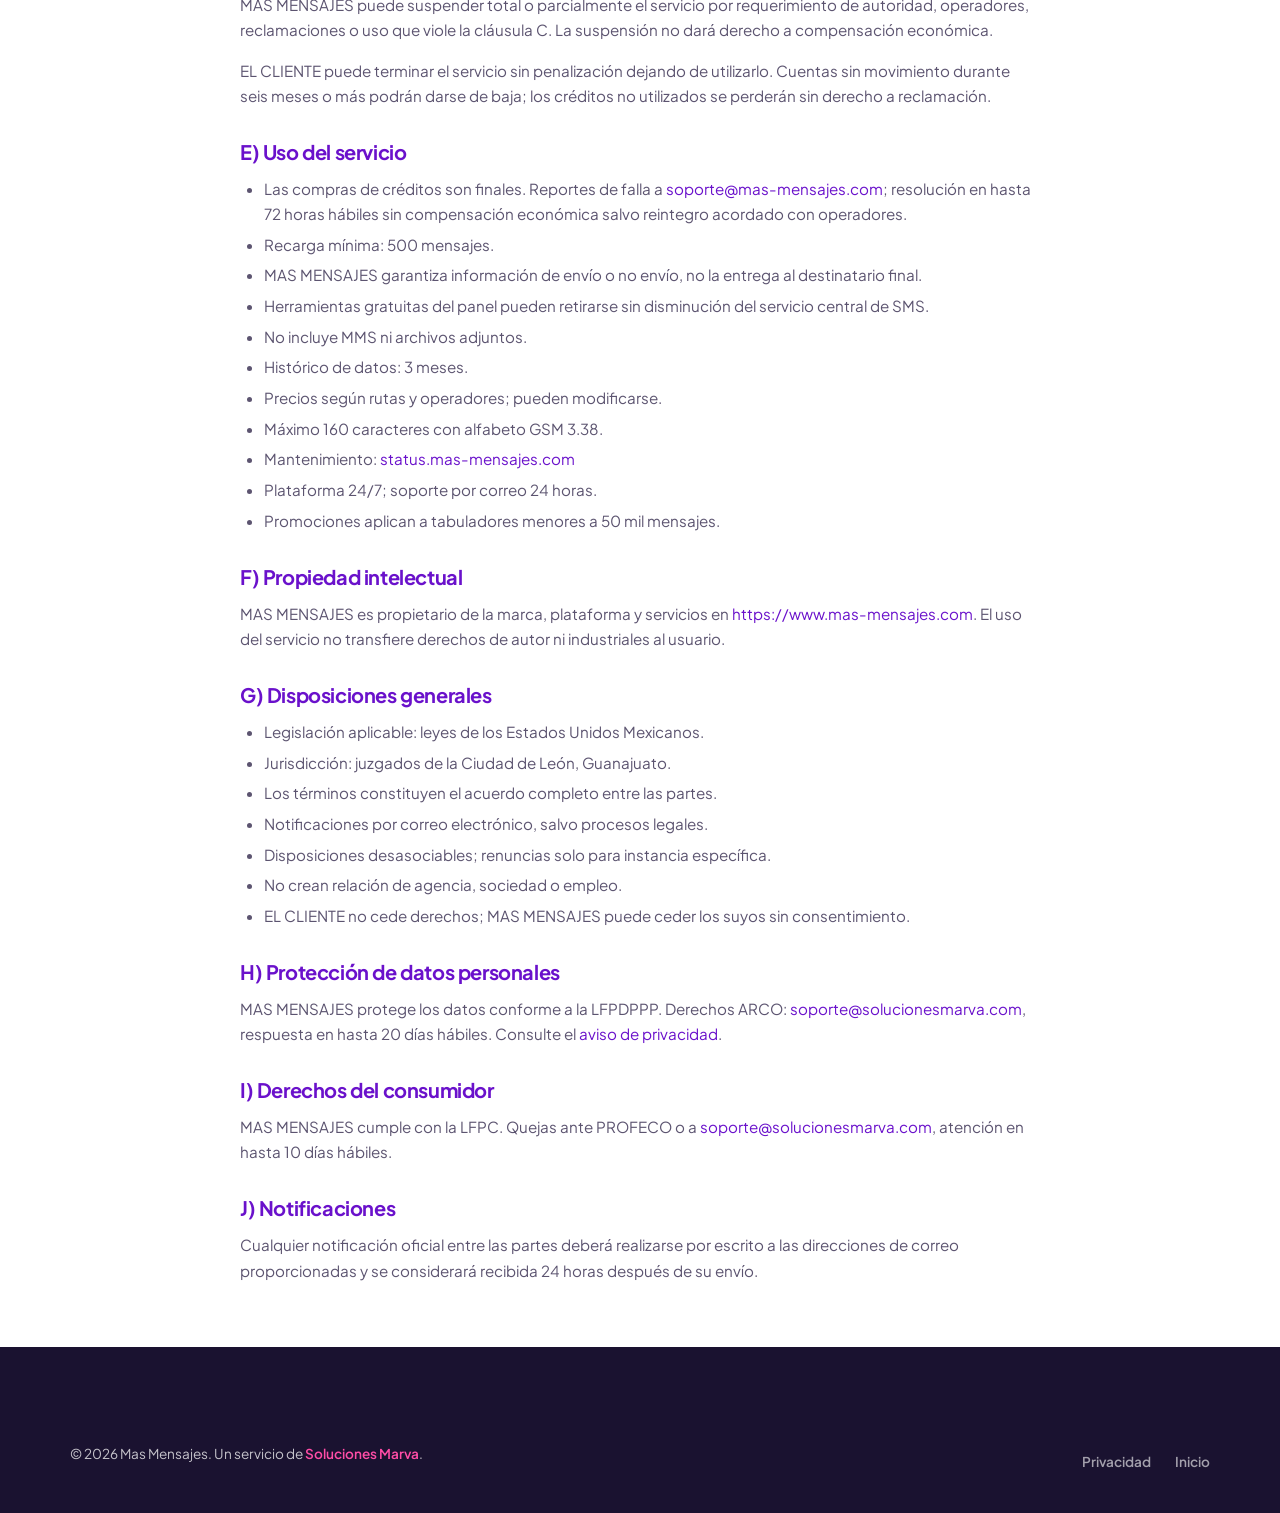
<file: terminos-y-condiciones.html>
<!DOCTYPE html>
<html lang="es">
<head>
  <meta charset="UTF-8">
  <meta name="viewport" content="width=device-width, initial-scale=1.0">
  <meta name="description" content="Términos y condiciones del servicio Mas Mensajes.">
  <title>Términos y condiciones | Mas Mensajes</title>
  <link rel="preconnect" href="https://fonts.googleapis.com">
  <link rel="preconnect" href="https://fonts.gstatic.com" crossorigin>
  <link href="https://fonts.googleapis.com/css2?family=Plus+Jakarta+Sans:wght@400;500;600;700;800&display=swap" rel="stylesheet">
  <link rel="stylesheet" href="css/styles.css">
  <link rel="icon" href="assets/images/brand/logo.webp" type="image/webp">
</head>
<body>
  <header class="site-header is-scrolled">
    <div class="container header-inner">
      <a href="index.html" class="logo">
        <img src="assets/images/brand/logo.webp" alt="Mas Mensajes" width="160" height="40">
      </a>
      <nav class="nav-desktop">
        <a href="index.html#funciones">Funciones</a>
        <a href="index.html#precios">Precios</a>
      </nav>
      <div class="nav-actions">
        <a href="https://app.mas-mensajes.com/login" class="btn btn-outline btn-sm">Iniciar sesión</a>
        <a href="https://app.mas-mensajes.com/register" class="btn btn-primary btn-sm">Registrarse</a>
      </div>
    </div>
  </header>

  <main class="legal-page">
    <article class="container">
      <a href="index.html" class="legal-back">← Volver al inicio</a>
      <h1>Términos y condiciones</h1>
      <p class="legal-meta">Términos vigentes del servicio de mensajería SMS de Mas Mensajes.</p>

      <p>Los presentes términos y condiciones regulan la licencia de utilización proporcionada por <strong>SOLUCIONES TECNOLÓGICAS DE INFRAESTRUCTURA Y SISTEMAS, S.A.S. DE C.V.</strong> (en adelante <strong>MAS MENSAJES</strong>) a sus clientes (en adelante <strong>EL CLIENTE</strong>). La utilización de la plataforma SMS y el acceso al mismo por parte de EL CLIENTE indica la aceptación íntegra de las siguientes condiciones generales.</p>

      <h2>A) Licencia de uso</h2>
      <p>MAS MENSAJES otorga a EL CLIENTE una licencia limitada, no exclusiva, única e intransmisible para la utilización de la plataforma. EL CLIENTE no puede sublicenciar, revender, modificar, transferir o realizar cualquier actividad distinta a la de mera utilización de la aplicación. EL CLIENTE no puede reproducir, modificar o utilizar la aplicación de envío de SMS para finalidades distintas de las contratadas. MAS MENSAJES se reserva el derecho a emprender las acciones judiciales que le correspondan.</p>

      <h2>B) Cambio de los términos</h2>
      <p>MAS MENSAJES se reserva el derecho a cambiar alguna o todas las cláusulas publicadas en este documento. Los cambios serán efectivos a partir de su publicación en nuestro sitio web y/o mediante notificación por correo electrónico a EL CLIENTE.</p>
      <p>Es responsabilidad del CLIENTE verificar los términos con regularidad. Si EL CLIENTE continúa utilizando nuestros servicios después de la publicación de los cambios, se considerará que acepta los nuevos términos, condiciones y cargos.</p>

      <h2>C) De los mensajes SMS</h2>
      <p>Ambas partes convienen que todo mensaje SMS enviado deberá tener una longitud máxima de 160 caracteres alfanuméricos. Si se supera esta longitud, MAS MENSAJES podrá fraccionar el contenido en tantos mensajes SMS sean necesarios; cada uno se contabilizará de forma independiente. El uso de caracteres especiales no alfanuméricos reducirá la longitud máxima y MAS MENSAJES no garantiza la entrega de los SMS en ese caso.</p>
      <p>El contenido de los mensajes SMS es de exclusiva responsabilidad de EL CLIENTE, quien se abstendrá de enviar mensajes con contenido electoral o político, de empresas de telefonía móvil, ideologías, spam u otros contenidos prohibidos conforme a la normativa aplicable.</p>
      <p>EL CLIENTE se responsabiliza incondicionalmente, eximiendo a MAS MENSAJES de cualquier responsabilidad solidaria o subsidiaria por reivindicaciones derivadas del incumplimiento de estas condiciones.</p>

      <h3>Uso prohibido</h3>
      <p>El contratante no utilizará los servicios para crear, transmitir, distribuir o almacenar material que infrinja leyes aplicables (LFPC, LFTR, normas de PROFECO o del IFT), material difamatorio, discriminatorio, obsceno, falso, spam, que promueva daño físico, terrorismo, apología a drogas, contenido no autorizado para menores, publicidad de competidores de operadores, ni con connotación publicitaria no preautorizada por operadores.</p>
      <p>MAS MENSAJES no se responsabiliza por la no recepción de mensajes debido a fallas de cobertura, equipos de operadores, energía, bloqueos del servicio, aparatos apagados u otras imposibilidades técnicas de responsabilidad de los operadores.</p>
      <p>El contratante acepta que los mensajes que excedan el límite del aparato u operador podrán dividirse y contabilizarse como mensajes independientes, con IVA aplicable en todas las compras.</p>
      <p>Si EL CLIENTE revende el servicio, será responsable de que sus clientes cumplan integralmente estos términos.</p>

      <h2>D) Cancelaciones / retiros de créditos</h2>
      <p>MAS MENSAJES puede suspender total o parcialmente el servicio por requerimiento de autoridad, operadores, reclamaciones o uso que viole la cláusula C. La suspensión no dará derecho a compensación económica.</p>
      <p>EL CLIENTE puede terminar el servicio sin penalización dejando de utilizarlo. Cuentas sin movimiento durante seis meses o más podrán darse de baja; los créditos no utilizados se perderán sin derecho a reclamación.</p>

      <h2>E) Uso del servicio</h2>
      <ul>
        <li>Las compras de créditos son finales. Reportes de falla a <a href="mailto:soporte@mas-mensajes.com">soporte@mas-mensajes.com</a>; resolución en hasta 72 horas hábiles sin compensación económica salvo reintegro acordado con operadores.</li>
        <li>Recarga mínima: 500 mensajes.</li>
        <li>MAS MENSAJES garantiza información de envío o no envío, no la entrega al destinatario final.</li>
        <li>Herramientas gratuitas del panel pueden retirarse sin disminución del servicio central de SMS.</li>
        <li>No incluye MMS ni archivos adjuntos.</li>
        <li>Histórico de datos: 3 meses.</li>
        <li>Precios según rutas y operadores; pueden modificarse.</li>
        <li>Máximo 160 caracteres con alfabeto GSM 3.38.</li>
        <li>Mantenimiento: <a href="https://status.mas-mensajes.com">status.mas-mensajes.com</a></li>
        <li>Plataforma 24/7; soporte por correo 24 horas.</li>
        <li>Promociones aplican a tabuladores menores a 50 mil mensajes.</li>
      </ul>

      <h2>F) Propiedad intelectual</h2>
      <p>MAS MENSAJES es propietario de la marca, plataforma y servicios en <a href="https://www.mas-mensajes.com">https://www.mas-mensajes.com</a>. El uso del servicio no transfiere derechos de autor ni industriales al usuario.</p>

      <h2>G) Disposiciones generales</h2>
      <ul>
        <li>Legislación aplicable: leyes de los Estados Unidos Mexicanos.</li>
        <li>Jurisdicción: juzgados de la Ciudad de León, Guanajuato.</li>
        <li>Los términos constituyen el acuerdo completo entre las partes.</li>
        <li>Notificaciones por correo electrónico, salvo procesos legales.</li>
        <li>Disposiciones desasociables; renuncias solo para instancia específica.</li>
        <li>No crean relación de agencia, sociedad o empleo.</li>
        <li>EL CLIENTE no cede derechos; MAS MENSAJES puede ceder los suyos sin consentimiento.</li>
      </ul>

      <h2>H) Protección de datos personales</h2>
      <p>MAS MENSAJES protege los datos conforme a la LFPDPPP. Derechos ARCO: <a href="mailto:soporte@solucionesmarva.com">soporte@solucionesmarva.com</a>, respuesta en hasta 20 días hábiles. Consulte el <a href="aviso-de-privacidad.html">aviso de privacidad</a>.</p>

      <h2>I) Derechos del consumidor</h2>
      <p>MAS MENSAJES cumple con la LFPC. Quejas ante PROFECO o a <a href="mailto:soporte@solucionesmarva.com">soporte@solucionesmarva.com</a>, atención en hasta 10 días hábiles.</p>

      <h2>J) Notificaciones</h2>
      <p>Cualquier notificación oficial entre las partes deberá realizarse por escrito a las direcciones de correo proporcionadas y se considerará recibida 24 horas después de su envío.</p>
    </article>
  </main>

  <footer class="site-footer">
    <div class="container footer-bottom" style="border-top: none; padding-top: 2rem;">
      <p>© <span id="year"></span> Mas Mensajes. Un servicio de <a href="https://www.solucionesmarva.com" target="_blank" rel="noopener noreferrer">Soluciones Marva</a>.</p>
      <nav class="footer-legal">
        <a href="aviso-de-privacidad.html">Privacidad</a>
        <a href="index.html">Inicio</a>
      </nav>
    </div>
  </footer>
  <script src="js/main.js"></script>
</body>
</html>
</file>
<file: css/styles.css>
/* Mas Mensajes — design system */
:root {
  --purple-900: #4a0e9e;
  --purple-700: #6a11cb;
  --purple-500: #8b3dff;
  --magenta: #ff0080;
  --magenta-soft: #ff4da6;
  --gradient-brand: linear-gradient(135deg, var(--purple-700) 0%, var(--magenta) 100%);
  --gradient-hero: linear-gradient(145deg, #f8f4ff 0%, #ffffff 45%, #fff5fa 100%);
  --ink: #1a1230;
  --ink-muted: #5c5470;
  --ink-soft: #8a849c;
  --surface: #ffffff;
  --surface-alt: #f7f5fc;
  --surface-elevated: #ffffff;
  --border: rgba(106, 17, 203, 0.12);
  --shadow-sm: 0 4px 20px rgba(74, 14, 158, 0.06);
  --shadow-md: 0 12px 40px rgba(74, 14, 158, 0.1);
  --shadow-lg: 0 24px 60px rgba(74, 14, 158, 0.14);
  --radius-sm: 10px;
  --radius-md: 16px;
  --radius-lg: 24px;
  --radius-pill: 999px;
  --font: "Plus Jakarta Sans", system-ui, sans-serif;
  --header-h: 76px;
  --container: min(1140px, calc(100% - 2.5rem));
  --ease: cubic-bezier(0.22, 1, 0.36, 1);
}

*,
*::before,
*::after {
  box-sizing: border-box;
}

html {
  scroll-behavior: smooth;
}

body {
  margin: 0;
  font-family: var(--font);
  font-size: 1rem;
  line-height: 1.65;
  color: var(--ink);
  background: var(--surface);
  -webkit-font-smoothing: antialiased;
}

img {
  max-width: 100%;
  height: auto;
  display: block;
}

a {
  color: var(--purple-700);
  text-decoration: none;
  transition: color 0.2s var(--ease);
}

a:hover {
  color: var(--magenta);
}

ul {
  margin: 0;
  padding: 0;
  list-style: none;
}

h1, h2, h3, h4 {
  margin: 0;
  line-height: 1.2;
  letter-spacing: -0.02em;
}

p {
  margin: 0 0 1rem;
}

p:last-child {
  margin-bottom: 0;
}

.container {
  width: var(--container);
  margin-inline: auto;
}

/* Buttons */
.btn {
  display: inline-flex;
  align-items: center;
  justify-content: center;
  gap: 0.5rem;
  padding: 0.85rem 1.75rem;
  font-family: inherit;
  font-size: 0.9rem;
  font-weight: 700;
  letter-spacing: 0.04em;
  text-transform: uppercase;
  border: none;
  border-radius: var(--radius-pill);
  cursor: pointer;
  transition: transform 0.2s var(--ease), box-shadow 0.2s var(--ease), background 0.2s;
}

.btn:hover {
  transform: translateY(-2px);
}

.btn-primary {
  background: var(--gradient-brand);
  color: #fff;
  box-shadow: 0 8px 28px rgba(106, 17, 203, 0.35);
}

.btn-primary:hover {
  color: #fff;
  box-shadow: 0 12px 36px rgba(255, 0, 128, 0.35);
}

.btn-outline {
  background: transparent;
  color: var(--purple-700);
  border: 2px solid var(--border);
}

.btn-outline:hover {
  border-color: var(--purple-500);
  color: var(--purple-700);
  background: rgba(106, 17, 203, 0.04);
}

.btn-ghost {
  background: rgba(255, 255, 255, 0.15);
  color: #fff;
  border: 1px solid rgba(255, 255, 255, 0.35);
  backdrop-filter: blur(8px);
}

.btn-ghost:hover {
  background: rgba(255, 255, 255, 0.25);
  color: #fff;
}

.btn-sm {
  padding: 0.6rem 1.25rem;
  font-size: 0.8rem;
}

/* Header */
.site-header {
  position: fixed;
  top: 0;
  left: 0;
  right: 0;
  z-index: 100;
  height: var(--header-h);
  background: rgba(255, 255, 255, 0.82);
  backdrop-filter: blur(16px);
  border-bottom: 1px solid transparent;
  transition: border-color 0.3s, box-shadow 0.3s;
}

.site-header.is-scrolled {
  border-color: var(--border);
  box-shadow: var(--shadow-sm);
}

.header-inner {
  display: flex;
  align-items: center;
  justify-content: space-between;
  height: 100%;
}

.logo img {
  height: 40px;
  width: auto;
}

.nav-desktop {
  display: flex;
  align-items: center;
  gap: 2rem;
}

.nav-desktop a {
  font-size: 0.92rem;
  font-weight: 600;
  color: var(--ink-muted);
}

.nav-desktop a:hover {
  color: var(--purple-700);
}

.nav-actions {
  display: flex;
  align-items: center;
  gap: 0.75rem;
}

.menu-toggle {
  display: none;
  flex-direction: column;
  gap: 5px;
  padding: 8px;
  background: none;
  border: none;
  cursor: pointer;
}

.menu-toggle span {
  width: 24px;
  height: 2px;
  background: var(--ink);
  border-radius: 2px;
  transition: transform 0.3s, opacity 0.3s;
}

.nav-mobile {
  display: none;
  position: fixed;
  inset: var(--header-h) 0 0 0;
  background: rgba(255, 255, 255, 0.98);
  padding: 2rem;
  flex-direction: column;
  gap: 1.25rem;
  z-index: 99;
  backdrop-filter: blur(12px);
}

.nav-mobile.is-open {
  display: flex;
}

.nav-mobile a {
  font-size: 1.1rem;
  font-weight: 600;
  color: var(--ink);
}

/* Hero */
.hero {
  position: relative;
  padding: calc(var(--header-h) + 4rem) 0 5rem;
  background: var(--gradient-hero);
  overflow: hidden;
}

.hero::before {
  content: "";
  position: absolute;
  top: -20%;
  right: -10%;
  width: 55%;
  height: 90%;
  background: var(--gradient-brand);
  border-radius: 40% 60% 50% 40% / 50% 40% 60% 50%;
  opacity: 0.12;
  filter: blur(40px);
  pointer-events: none;
}

.hero-grid {
  display: grid;
  grid-template-columns: 1fr 1fr;
  gap: 3rem;
  align-items: center;
}

.hero-badge {
  display: inline-flex;
  align-items: center;
  gap: 0.5rem;
  padding: 0.4rem 1rem;
  margin-bottom: 1.25rem;
  font-size: 0.8rem;
  font-weight: 700;
  color: var(--purple-700);
  background: rgba(106, 17, 203, 0.08);
  border-radius: var(--radius-pill);
}

.hero-badge::before {
  content: "";
  width: 8px;
  height: 8px;
  background: var(--magenta);
  border-radius: 50%;
  animation: pulse 2s infinite;
}

@keyframes pulse {
  0%, 100% { opacity: 1; transform: scale(1); }
  50% { opacity: 0.6; transform: scale(1.2); }
}

.hero h1 {
  font-size: clamp(2.25rem, 4.5vw, 3.25rem);
  font-weight: 800;
  margin-bottom: 1.25rem;
}

.hero h1 span {
  background: var(--gradient-brand);
  -webkit-background-clip: text;
  -webkit-text-fill-color: transparent;
  background-clip: text;
}

.hero-lead {
  font-size: 1.125rem;
  color: var(--ink-muted);
  max-width: 32rem;
  margin-bottom: 2rem;
}

.hero-cta {
  display: flex;
  flex-wrap: wrap;
  gap: 1rem;
  align-items: center;
}

.hero-note {
  margin-top: 1.5rem;
  font-size: 0.875rem;
  color: var(--ink-soft);
}

.hero-visual {
  position: relative;
}

.hero-visual::after {
  content: "";
  position: absolute;
  inset: 10% -5% -5% 10%;
  background: var(--gradient-brand);
  border-radius: var(--radius-lg);
  opacity: 0.15;
  z-index: 0;
}

.hero-visual img {
  position: relative;
  z-index: 1;
  width: 100%;
  border-radius: var(--radius-lg);
  box-shadow: var(--shadow-lg);
  object-fit: cover;
}

/* Section common */
.section {
  padding: 5.5rem 0;
}

.section-header {
  text-align: center;
  max-width: 640px;
  margin: 0 auto 3.5rem;
}

.section-label {
  display: inline-block;
  font-size: 0.75rem;
  font-weight: 800;
  letter-spacing: 0.12em;
  text-transform: uppercase;
  color: var(--magenta);
  margin-bottom: 0.75rem;
}

.section-title {
  font-size: clamp(1.75rem, 3vw, 2.35rem);
  font-weight: 800;
  margin-bottom: 1rem;
}

.section-desc {
  color: var(--ink-muted);
  font-size: 1.05rem;
}

/* Features bento */
.features {
  background: var(--surface-alt);
}

.features-grid {
  display: grid;
  grid-template-columns: repeat(3, 1fr);
  gap: 1.25rem;
}

.feature-card {
  background: var(--surface);
  border: 1px solid var(--border);
  border-radius: var(--radius-md);
  padding: 1.75rem;
  transition: transform 0.25s var(--ease), box-shadow 0.25s;
}

.feature-card:hover {
  transform: translateY(-4px);
  box-shadow: var(--shadow-md);
}

.feature-card.featured {
  grid-column: span 1;
  background: var(--gradient-brand);
  color: #fff;
  border: none;
}

.feature-card.featured .feature-icon {
  background: rgba(255, 255, 255, 0.2);
  color: #fff;
}

.feature-card.featured p {
  color: rgba(255, 255, 255, 0.88);
}

.feature-icon {
  width: 48px;
  height: 48px;
  display: flex;
  align-items: center;
  justify-content: center;
  background: rgba(106, 17, 203, 0.08);
  border-radius: var(--radius-sm);
  color: var(--purple-700);
  margin-bottom: 1.25rem;
}

.feature-icon svg {
  width: 24px;
  height: 24px;
}

.feature-card h3 {
  font-size: 1.1rem;
  font-weight: 700;
  margin-bottom: 0.5rem;
}

.feature-card p {
  font-size: 0.92rem;
  color: var(--ink-muted);
  margin: 0;
}

/* Showcase alternating */
.showcase {
  display: grid;
  grid-template-columns: 1fr 1fr;
  gap: 4rem;
  align-items: center;
}

.showcase.reverse .showcase-content {
  order: 2;
}

.showcase.reverse .showcase-media {
  order: 1;
}

.showcase-content h2 {
  font-size: clamp(1.6rem, 2.5vw, 2rem);
  font-weight: 800;
  margin-bottom: 1rem;
}

.showcase-content p {
  color: var(--ink-muted);
  margin-bottom: 1.5rem;
}

.showcase-media {
  position: relative;
}

.showcase-media img {
  border-radius: var(--radius-md);
  box-shadow: var(--shadow-md);
  border: 1px solid var(--border);
}

.showcase + .showcase {
  margin-top: 5rem;
}

/* Clients strip */
.clients-strip {
  padding: 3rem 0;
  border-block: 1px solid var(--border);
  background: var(--surface);
}

.clients-strip p {
  text-align: center;
  font-size: 0.8rem;
  font-weight: 700;
  letter-spacing: 0.1em;
  text-transform: uppercase;
  color: var(--ink-soft);
  margin-bottom: 1.75rem;
}

.clients-logos {
  display: flex;
  flex-wrap: wrap;
  align-items: center;
  justify-content: center;
  gap: 2.5rem 3rem;
}

.clients-logos img {
  height: 36px;
  width: auto;
  max-width: 120px;
  object-fit: contain;
  filter: grayscale(100%);
  opacity: 0.65;
  transition: filter 0.3s, opacity 0.3s;
}

.clients-logos img:hover {
  filter: grayscale(0%);
  opacity: 1;
}

/* Benefits + trial */
.benefits-section {
  background: var(--surface-alt);
}

.benefits-layout {
  display: grid;
  grid-template-columns: 1.2fr 0.8fr;
  gap: 2rem;
  align-items: start;
}

.benefits-grid {
  display: grid;
  grid-template-columns: 1fr 1fr;
  gap: 1rem;
}

.benefit-item {
  display: flex;
  gap: 1rem;
  padding: 1.25rem;
  background: var(--surface);
  border-radius: var(--radius-md);
  border: 1px solid var(--border);
}

.benefit-item svg {
  flex-shrink: 0;
  width: 28px;
  height: 28px;
  color: var(--purple-700);
}

.benefit-item h4 {
  font-size: 0.95rem;
  font-weight: 700;
  margin-bottom: 0.25rem;
}

.benefit-item p {
  font-size: 0.85rem;
  color: var(--ink-muted);
  margin: 0;
}

.trial-card {
  position: sticky;
  top: calc(var(--header-h) + 1.5rem);
  padding: 2.5rem;
  background: var(--gradient-brand);
  border-radius: var(--radius-lg);
  color: #fff;
  box-shadow: var(--shadow-lg);
}

.trial-card h3 {
  font-size: 1.5rem;
  font-weight: 800;
  margin-bottom: 0.75rem;
}

.trial-card p {
  color: rgba(255, 255, 255, 0.9);
  margin-bottom: 1.75rem;
}

.trial-card .btn-primary {
  background: #fff;
  color: var(--purple-700);
  box-shadow: 0 8px 24px rgba(0, 0, 0, 0.15);
}

.trial-card .btn-primary:hover {
  color: var(--magenta);
}

/* Testimonials */
.testimonials {
  position: relative;
  padding: 5rem 0;
  background: var(--gradient-brand);
  color: #fff;
  overflow: hidden;
}

.testimonials::before {
  content: "";
  position: absolute;
  inset: 0;
  background: url("../assets/images/decor/hero-bg.webp") center/cover;
  opacity: 0.08;
}

.testimonials .container {
  position: relative;
  z-index: 1;
}

.testimonial-logos {
  display: flex;
  flex-wrap: wrap;
  justify-content: center;
  gap: 1.5rem;
  margin-bottom: 2.5rem;
}

.testimonial-logos img {
  height: 44px;
  width: 44px;
  object-fit: contain;
  border-radius: 50%;
  background: rgba(255, 255, 255, 0.95);
  padding: 6px;
}

.testimonial-slider {
  max-width: 780px;
  margin: 0 auto;
  text-align: center;
}

.testimonial-quote {
  font-size: clamp(1.25rem, 2.5vw, 1.65rem);
  font-weight: 600;
  line-height: 1.5;
  margin-bottom: 1.5rem;
  min-height: 5rem;
}

.testimonial-author {
  font-size: 0.9rem;
  font-weight: 700;
  letter-spacing: 0.06em;
  text-transform: uppercase;
  opacity: 0.85;
}

.testimonial-role {
  font-size: 0.85rem;
  opacity: 0.7;
  margin-top: 0.25rem;
}

.testimonial-dots {
  display: flex;
  justify-content: center;
  gap: 0.5rem;
  margin-top: 2rem;
}

.testimonial-dots button {
  width: 10px;
  height: 10px;
  border-radius: 50%;
  border: none;
  background: rgba(255, 255, 255, 0.35);
  cursor: pointer;
  padding: 0;
  transition: background 0.2s, transform 0.2s;
}

.testimonial-dots button.is-active {
  background: #fff;
  transform: scale(1.2);
}

/* Pricing */
.pricing {
  background: var(--surface);
}

.pricing-note {
  text-align: center;
  font-size: 0.9rem;
  color: var(--ink-soft);
  margin-top: -2rem;
  margin-bottom: 2.5rem;
}

.pricing-grid {
  display: grid;
  grid-template-columns: repeat(3, 1fr);
  gap: 1.25rem;
}

.price-card {
  position: relative;
  background: var(--surface);
  border: 1px solid var(--border);
  border-radius: var(--radius-md);
  padding: 2rem 1.5rem;
  text-align: center;
  transition: transform 0.25s, box-shadow 0.25s, border-color 0.25s;
}

.price-card:hover {
  transform: translateY(-4px);
  box-shadow: var(--shadow-md);
  border-color: rgba(106, 17, 203, 0.25);
}

.price-card.highlight {
  border-color: var(--purple-500);
  box-shadow: 0 0 0 1px var(--purple-500), var(--shadow-md);
}

.price-card.highlight::before {
  content: "Popular";
  position: absolute;
  top: -12px;
  left: 50%;
  transform: translateX(-50%);
  padding: 0.25rem 0.85rem;
  font-size: 0.7rem;
  font-weight: 800;
  letter-spacing: 0.06em;
  text-transform: uppercase;
  color: #fff;
  background: var(--gradient-brand);
  border-radius: var(--radius-pill);
}

.price-check {
  width: 36px;
  height: 36px;
  margin: 0 auto 1rem;
  color: #22c55e;
}

.price-card h3 {
  font-size: 0.95rem;
  font-weight: 700;
  color: var(--ink-muted);
  margin-bottom: 0.75rem;
}

.price-amount {
  font-size: 2.5rem;
  font-weight: 800;
  color: var(--ink);
  line-height: 1;
  margin-bottom: 0.25rem;
}

.price-amount span {
  font-size: 1rem;
  font-weight: 600;
  color: var(--ink-soft);
}

.price-volume {
  font-size: 0.85rem;
  color: var(--ink-muted);
  margin-bottom: 0;
}

.price-card.enterprise .price-amount {
  font-size: 1.75rem;
}

.pricing-cta {
  text-align: center;
  margin-top: 2.5rem;
}

/* CTA band */
.cta-band {
  padding: 4rem 0;
  background: var(--surface-alt);
}

.cta-band-inner {
  display: flex;
  align-items: center;
  justify-content: space-between;
  gap: 2rem;
  padding: 2.5rem 3rem;
  background: var(--gradient-brand);
  border-radius: var(--radius-lg);
  color: #fff;
}

.cta-band h2 {
  font-size: clamp(1.35rem, 2.5vw, 1.75rem);
  font-weight: 800;
}

.cta-band p {
  color: rgba(255, 255, 255, 0.9);
  margin-top: 0.5rem;
}

/* Footer */
.site-footer {
  position: relative;
  background: #1a1230;
  color: rgba(255, 255, 255, 0.75);
  padding-top: 4rem;
  overflow: hidden;
}

.footer-cityscape {
  position: absolute;
  bottom: 0;
  left: 0;
  right: 0;
  height: 180px;
  opacity: 0.35;
  object-fit: cover;
  object-position: bottom;
  pointer-events: none;
}

.footer-grid {
  position: relative;
  z-index: 1;
  display: grid;
  grid-template-columns: 1.5fr 1fr;
  gap: 3rem;
  padding-bottom: 3rem;
}

.footer-brand img {
  height: 44px;
  margin-bottom: 1.25rem;
}

.footer-brand p {
  max-width: 360px;
  font-size: 0.92rem;
  line-height: 1.7;
}

.footer-links h4 {
  font-size: 0.8rem;
  font-weight: 800;
  letter-spacing: 0.1em;
  text-transform: uppercase;
  color: #fff;
  margin-bottom: 1rem;
}

.footer-links ul {
  display: flex;
  flex-direction: column;
  gap: 0.65rem;
}

.footer-links a {
  color: rgba(255, 255, 255, 0.7);
  font-size: 0.92rem;
}

.footer-links a:hover {
  color: var(--magenta-soft);
}

.footer-bottom {
  position: relative;
  z-index: 1;
  display: flex;
  flex-wrap: wrap;
  align-items: center;
  justify-content: space-between;
  gap: 1rem;
  padding: 1.5rem 0 2rem;
  border-top: 1px solid rgba(255, 255, 255, 0.1);
  font-size: 0.85rem;
}

.footer-bottom a {
  color: var(--magenta-soft);
  font-weight: 600;
}

.footer-bottom a:hover {
  color: #fff;
}

.footer-legal {
  display: flex;
  gap: 1.5rem;
}

.footer-legal a {
  color: rgba(255, 255, 255, 0.6);
}

.footer-legal a:hover {
  color: #fff;
}

/* Legal pages */
.legal-page {
  padding: calc(var(--header-h) + 3rem) 0 4rem;
}

.legal-page .container {
  max-width: 800px;
}

.legal-page h1 {
  font-size: 2rem;
  font-weight: 800;
  margin-bottom: 0.5rem;
}

.legal-meta {
  color: var(--ink-soft);
  font-size: 0.9rem;
  margin-bottom: 2.5rem;
  padding-bottom: 1.5rem;
  border-bottom: 1px solid var(--border);
}

.legal-page h2 {
  font-size: 1.25rem;
  font-weight: 700;
  margin: 2rem 0 0.75rem;
  color: var(--purple-700);
}

.legal-page h3 {
  font-size: 1.05rem;
  font-weight: 700;
  margin: 1.5rem 0 0.5rem;
}

.legal-page p,
.legal-page li {
  color: var(--ink-muted);
  font-size: 0.95rem;
}

.legal-page ul {
  list-style: disc;
  padding-left: 1.5rem;
  margin-bottom: 1rem;
}

.legal-page li {
  margin-bottom: 0.35rem;
}

.legal-back {
  display: inline-flex;
  align-items: center;
  gap: 0.5rem;
  margin-bottom: 2rem;
  font-weight: 600;
}

/* Responsive */
@media (max-width: 1024px) {
  .hero-grid,
  .showcase,
  .benefits-layout {
    grid-template-columns: 1fr;
    gap: 2.5rem;
  }

  .showcase.reverse .showcase-content,
  .showcase.reverse .showcase-media {
    order: unset;
  }

  .features-grid {
    grid-template-columns: repeat(2, 1fr);
  }

  .pricing-grid {
    grid-template-columns: repeat(2, 1fr);
  }

  .trial-card {
    position: static;
  }
}

@media (max-width: 768px) {
  .nav-desktop,
  .nav-actions .btn-outline {
    display: none;
  }

  .menu-toggle {
    display: flex;
  }

  .nav-actions .btn-primary {
    display: none;
  }

  .features-grid,
  .pricing-grid,
  .benefits-grid {
    grid-template-columns: 1fr;
  }

  .footer-grid {
    grid-template-columns: 1fr;
  }

  .cta-band-inner {
    flex-direction: column;
    text-align: center;
    padding: 2rem;
  }

  .footer-bottom {
    flex-direction: column;
    text-align: center;
  }

  .section {
    padding: 4rem 0;
  }
}

@media (prefers-reduced-motion: reduce) {
  html {
    scroll-behavior: auto;
  }

  *,
  *::before,
  *::after {
    animation-duration: 0.01ms !important;
    transition-duration: 0.01ms !important;
  }
}
</file>
